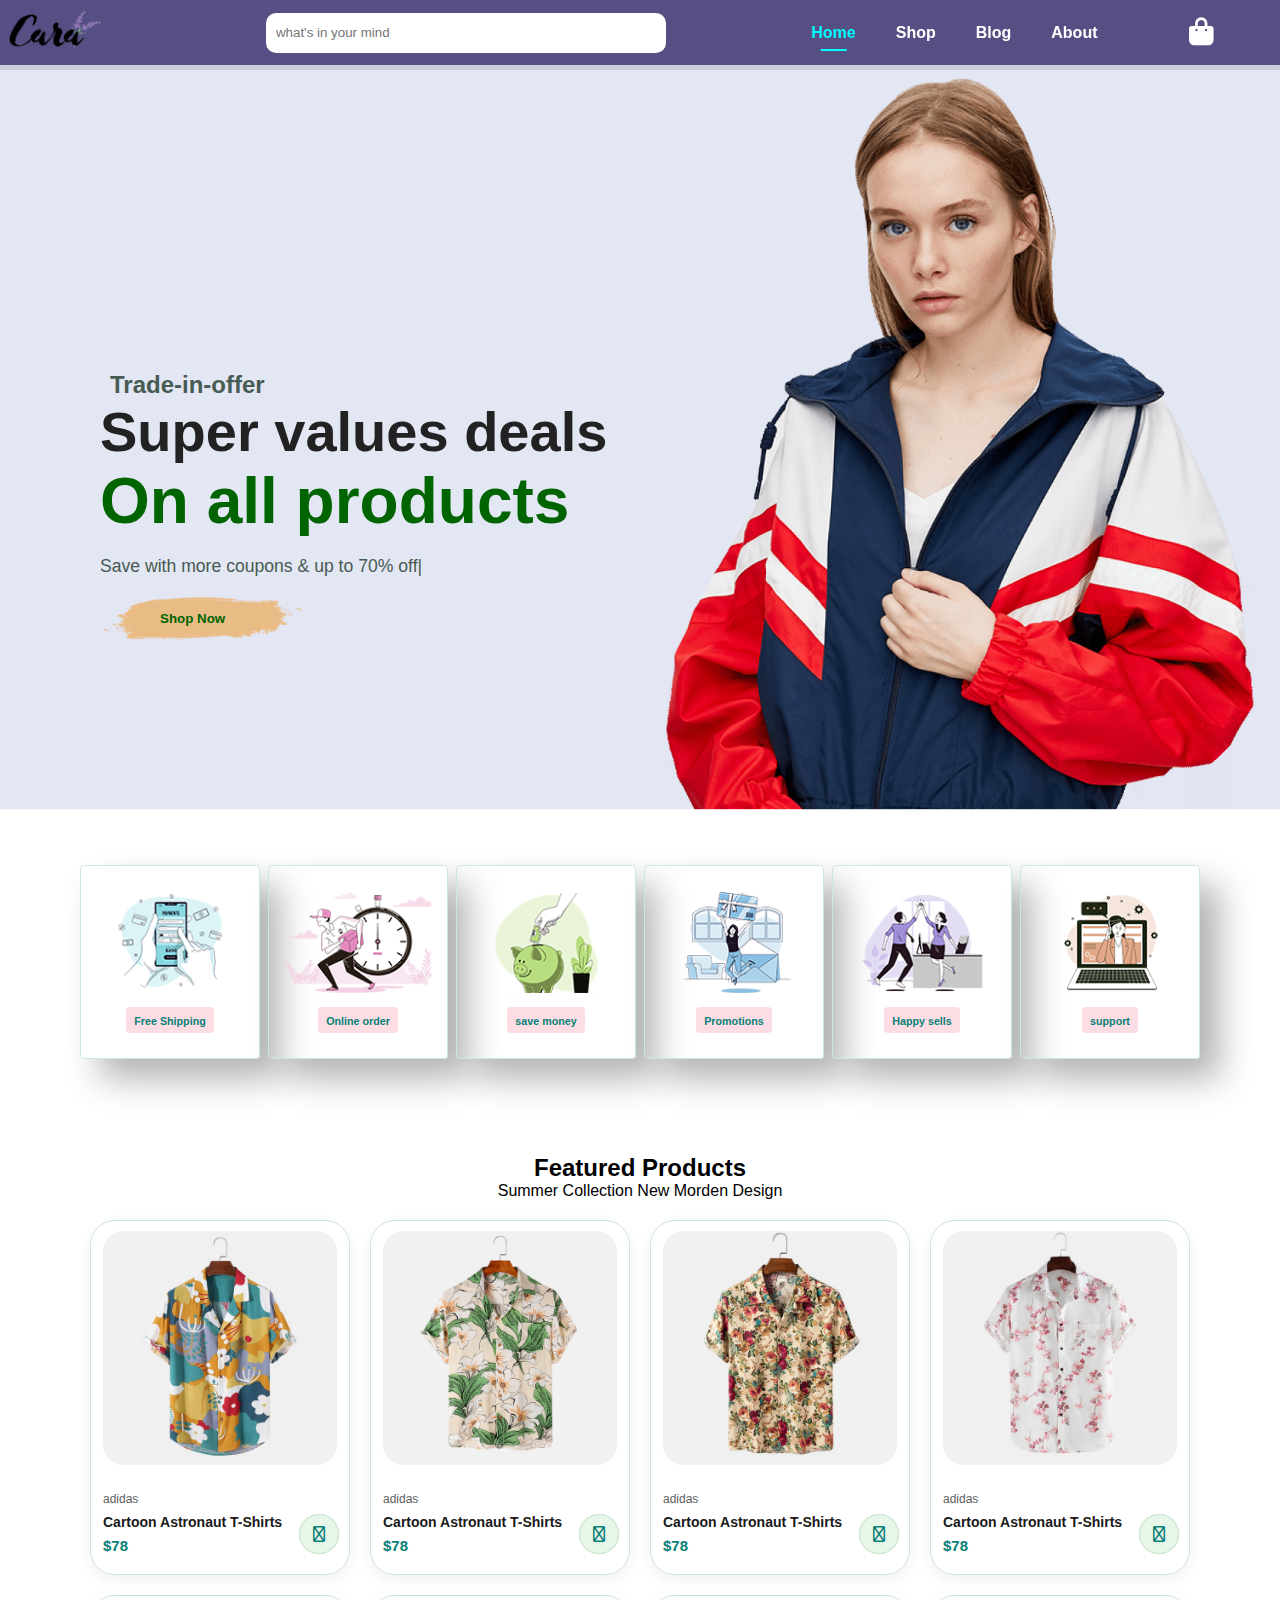
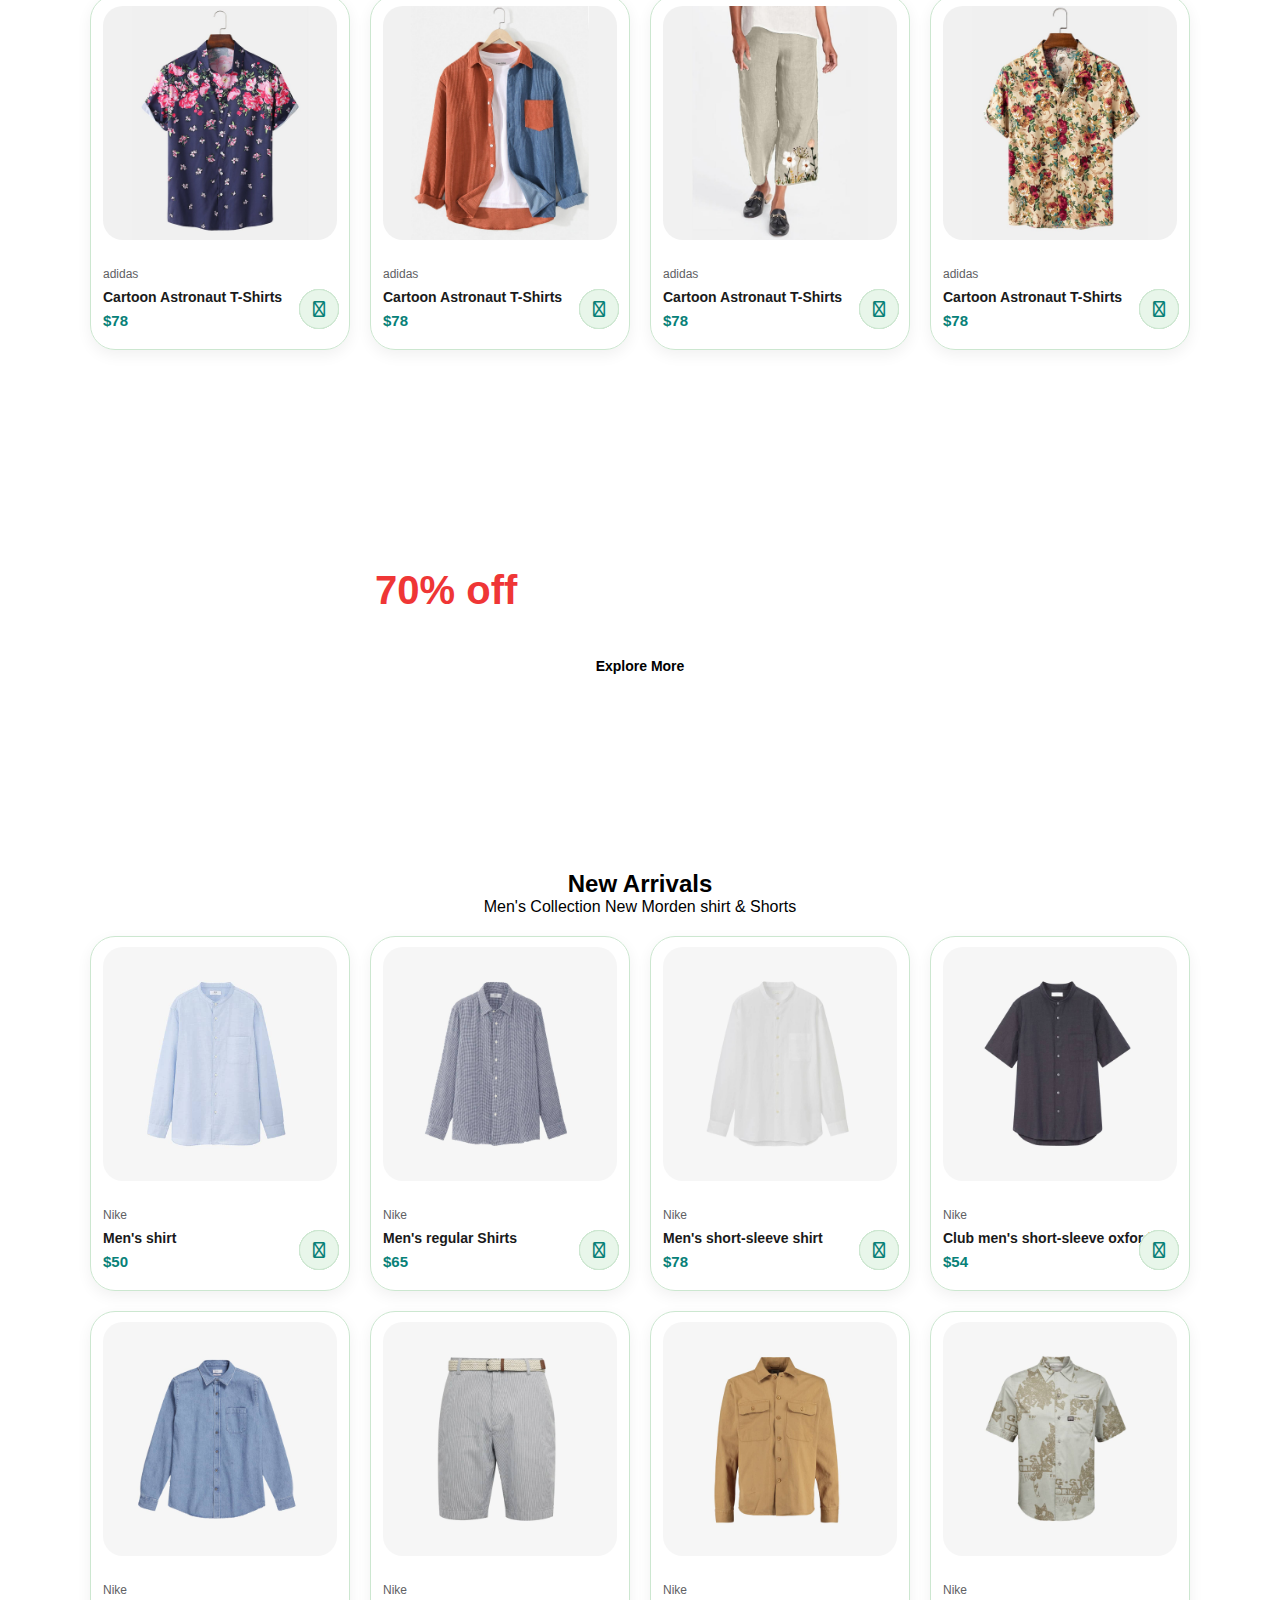
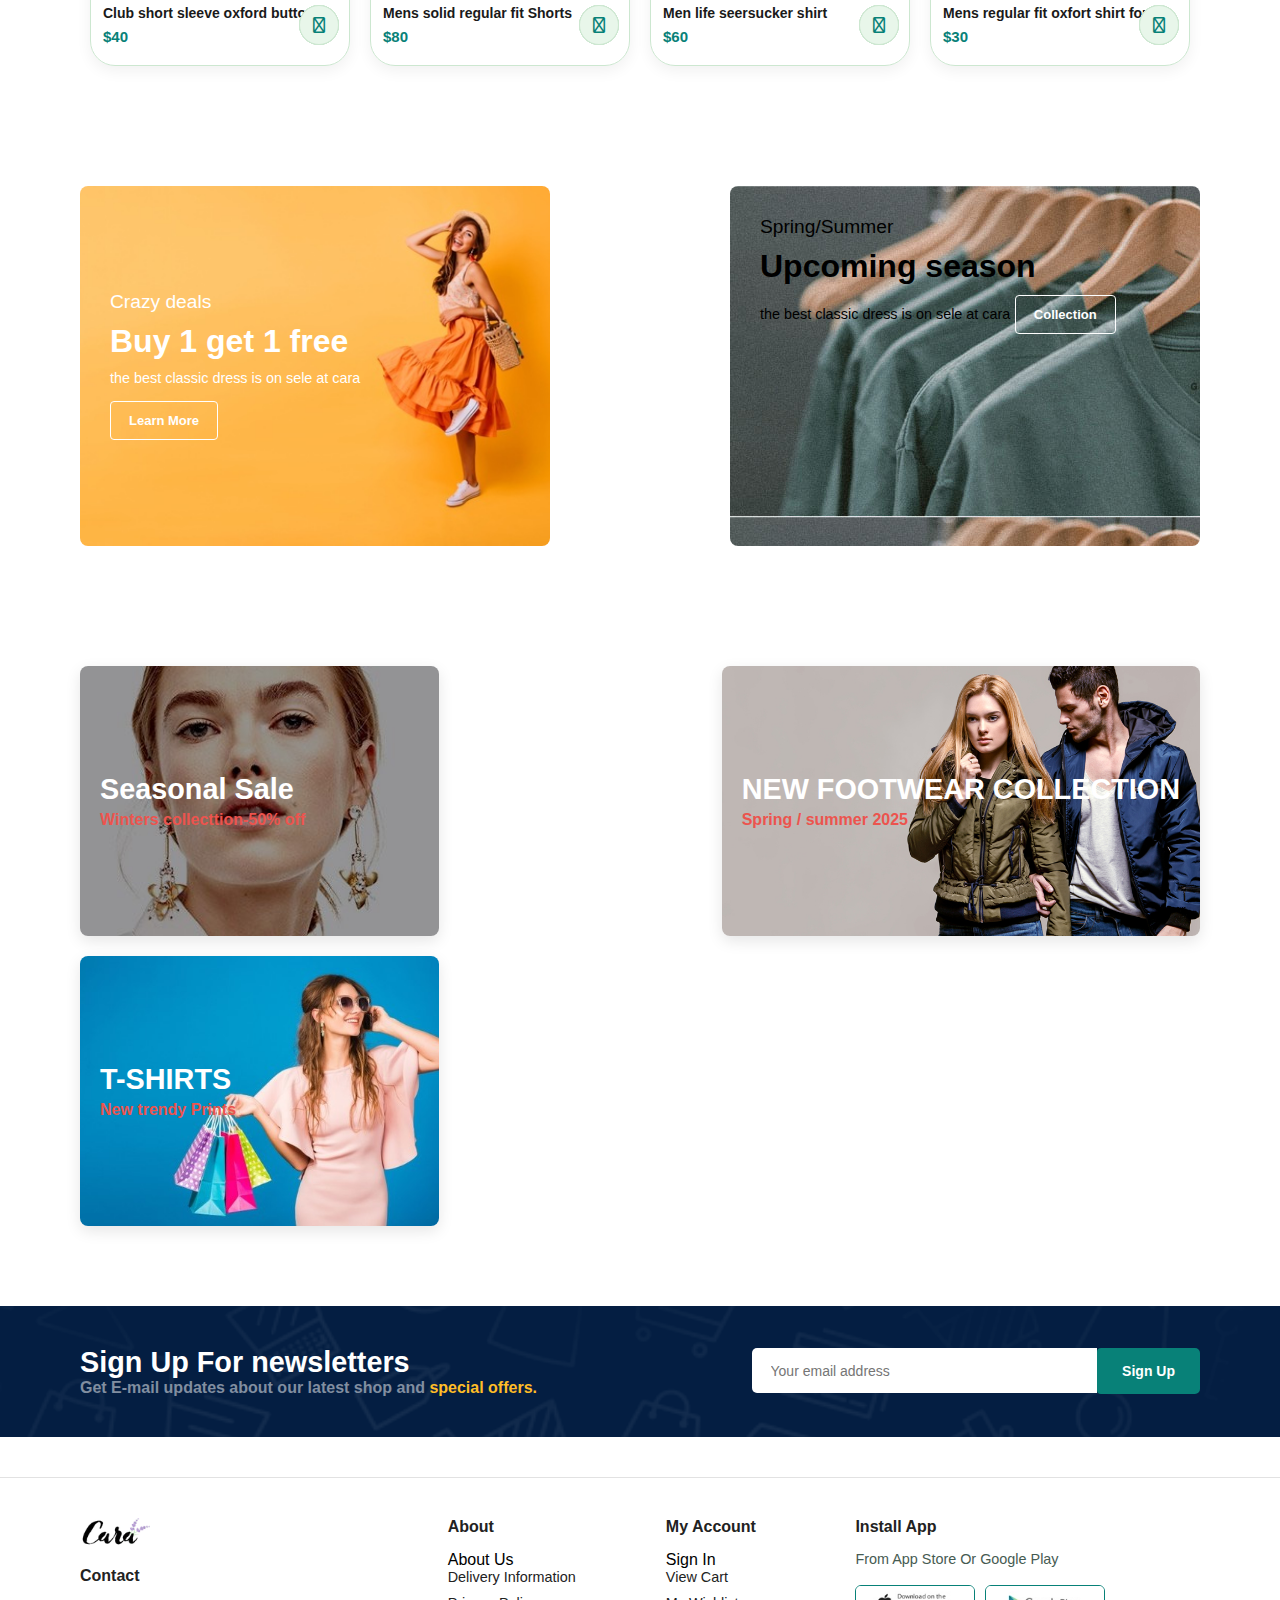
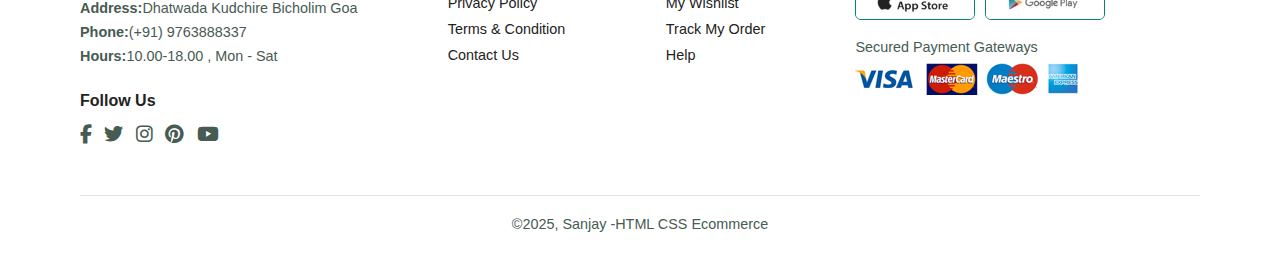
<file: index.html>
<!DOCTYPE html>
<html lang="en">
<head>
    <meta charset="UTF-8">
    <meta name="viewport" content="width=device-width, initial-scale=1.0">
    <title>Cara.com</title>
    <link rel="stylesheet" href="https://fonts.googleapis.com/css?family=Roboto&display=swap">
    <link rel="stylesheet" href="style.css">
    <link rel="stylesheet" href="https://cdnjs.cloudflare.com/ajax/libs/font-awesome/6.7.2/css/all.min.css" integrity="sha512-Evv84Mr4kqVGRNSgIGL/F/aIDqQb7xQ2vcrdIwxfjThSH8CSR7PBEakCr51Ck+w+/U6swU2Im1vVX0SVk9ABhg==" crossorigin="anonymous" referrerpolicy="no-referrer" />
</head>
<body>
    <header class="navbar">
    <a href="index.html"><img src="logo.png" alt="Logo" class="logo"></a>
    
    <div id="search">
        <input class="searchbar" type="search" name="search" placeholder="what's in your mind">
    </div>
    
    <nav id="navbar-links">
        <a id="close-menu" href="#"><i class="fa-solid fa-times"></i></a> 
        <a class="active" href="index.html">Home</a>
        <a href="shop.html">Shop</a>
        <a href="Blog.html">Blog</a>
        <a href="about.html">About</a>
    </nav>
    <div class="mobile-menu-container">
        <a href="cart.html" class="cart-icon"><i class="fa-solid fa-bag-shopping"></i></a>
        <a href="#" class="bars-icon"><i class="fa-solid fa-bars"></i></a>
    </div>
    
</header>
    

    <section id="hero" class=".section-m1">

        <h4>Trade-in-offer</h4>
        <h2>Super values deals</h2>
        <h1>On all products</h1>
        <br>
        <p id="Save with more coupons & up to 70% off|">Save with more coupons & up to 70% off|</p>
        <button>Shop Now</button>
    </section>

    <section id="feature" class="section-p2">
        <div class="fe-box">
            <img src="f1.png" alt="">
            <h6>Free Shipping</h6>
        </div>

        <div class="fe-box">
            <img src="f2.png" alt="">
            <h6>Online order</h6>
        </div>
        <div class="fe-box">
            <img src="f3.png" alt="">
            <h6>save money</h6>
        </div>
        <div class="fe-box">
            <img src="f4.png" alt="">
            <h6>Promotions</h6>
        </div>
        <div class="fe-box">
            <img src="f5.png" alt="">
            <h6>Happy sells</h6>
        </div>
        <div class="fe-box">
            <img src="f6.png" alt="">
            <h6>support</h6>
        </div>
        
    </section>

    <section id="product1"class="section-p2" >
        <h2>Featured Products</h2>
        <p>Summer Collection New Morden Design</p>
        <div class="pro-container">
            <div class="pro">
                <img src="f1.jpg" alt="">
                <div class="des">
                    <span>adidas</span>
                    <h5>Cartoon Astronaut T-Shirts</h5>
                    <div class="star">  
                        <i class="fas fa-star"></i>
                        <i class="fas fa-star"></i>
                        <i class="fas fa-star"></i>
                        <i class="fas fa-star"></i>
                        <i class="fas fa-star"></i>
                    </div>
                    <h4>$78</h4>
                </div>
                <a href="# "><i class="fa-solid fa-cart-shopping" class="cart"></i></a>
            </div>
            <div class="pro">
                <img src="f2.jpg" alt="">
                <div class="des">
                    <span>adidas</span>
                    <h5>Cartoon Astronaut T-Shirts</h5>
                    <div class="star">
                        <i class="fas fa-star"></i>
                        <i class="fas fa-star"></i>
                        <i class="fas fa-star"></i>
                        <i class="fas fa-star"></i>
                        <i class="fas fa-star"></i>
                    </div>
                    <h4>$78</h4>
                </div>
                <a href="#"><i class="fa-solid fa-cart-shopping"></i></a>
            </div>
            <div class="pro">
                <img src="f3.jpg" alt="">
                <div class="des">
                    <span>adidas</span>
                    <h5>Cartoon Astronaut T-Shirts</h5>
                    <div class="star">
                        <i class="fas fa-star"></i>
                        <i class="fas fa-star"></i>
                        <i class="fas fa-star"></i>
                        <i class="fas fa-star"></i>
                        <i class="fas fa-star"></i>
                    </div>
                    <h4>$78</h4>
                </div>
                <a href="#"><i class="fa-solid fa-cart-shopping"></i></a>
            </div>
            <div class="pro">
                <img src="f4.jpg" alt="">
                <div class="des">
                    <span>adidas</span>
                    <h5>Cartoon Astronaut T-Shirts</h5>
                    <div class="star">
                        <i class="fas fa-star"></i>
                        <i class="fas fa-star"></i>
                        <i class="fas fa-star"></i>
                        <i class="fas fa-star"></i>
                        <i class="fas fa-star"></i>
                    </div>
                    <h4>$78</h4>
                </div>
                <a href="#"><i class="fa-solid fa-cart-shopping"></i></a>
            </div>
            <div class="pro">
                <img src="f5.jpg" alt="">
                <div class="des">
                    <span>adidas</span>
                    <h5>Cartoon Astronaut T-Shirts</h5>
                    <div class="star">
                        <i class="fas fa-star"></i>
                        <i class="fas fa-star"></i>
                        <i class="fas fa-star"></i>
                        <i class="fas fa-star"></i>
                        <i class="fas fa-star"></i>
                    </div>
                    <h4>$78</h4>
                </div>
                <a href="#"><i class="fa-solid fa-cart-shopping"></i></a>
            </div>
            <div class="pro">
                <img src="f6.jpg" alt="">
                <div class="des">
                    <span>adidas</span>
                    <h5>Cartoon Astronaut T-Shirts</h5>
                    <div class="star">
                        <i class="fas fa-star"></i>
                        <i class="fas fa-star"></i>
                        <i class="fas fa-star"></i>
                        <i class="fas fa-star"></i>
                        <i class="fas fa-star"></i>
                    </div>
                    <h4>$78</h4>
                </div>
                <a href="#"><i class="fa-solid fa-cart-shopping"></i></a>
            </div>
            <div class="pro">
                <img src="f7.jpg" alt="">
                <div class="des">
                    <span>adidas</span>
                    <h5>Cartoon Astronaut T-Shirts</h5>
                    <div class="star">
                        <i class="fas fa-star"></i>
                        <i class="fas fa-star"></i>
                        <i class="fas fa-star"></i>
                        <i class="fas fa-star"></i>
                        <i class="fas fa-star"></i>
                    </div>
                    <h4>$78</h4>
                </div>
                <a href="#"><i class="fa-solid fa-cart-shopping"></i></a>
            </div>
            <div class="pro">
                <img src="f3.jpg" alt="">
                <div class="des">
                    <span>adidas</span>
                    <h5>Cartoon Astronaut T-Shirts</h5>
                    <div class="star">
                        <i class="fas fa-star"></i>
                        <i class="fas fa-star"></i>
                        <i class="fas fa-star"></i>
                        <i class="fas fa-star"></i>
                        <i class="fas fa-star"></i>
                    </div>
                    <h4>$78</h4>
                </div>
                <a href="#"><i class="fa-solid fa-cart-shopping"></i></a>
            </div>
        </div>
       
        
    </section>

    <section id="banner" class="section-m1">
        <h4>Repair Services</h4>
        <h2>Up to <span>70% off</span>-All t-Shirts & Accessories</h2>
        <button class="normal">Explore More</button>
    </section>

    
    <section id="product1"class="section-p2" >
        <h2>New Arrivals</h2>
        <p>Men's Collection New Morden shirt & Shorts</p>
        <div class="pro-container">
            <div class="pro">
                <img src="n1.jpg" alt="">
                <div class="des">
                    <span>Nike</span>
                    <h5>Men's shirt</h5>
                    <div class="star">
                        <i class="fas fa-star"></i>
                        <i class="fas fa-star"></i>
                        <i class="fas fa-star"></i>
                        <i class="fas fa-star"></i>
                        <i class="fas fa-star"></i>
                    </div>
                    <h4>$50</h4>
                </div>
                <a href="#"><i class="fa-solid fa-cart-shopping"></i></a>
            </div>
            <div class="pro">
                <img src="n2.jpg" alt="">
                <div class="des">
                    <span>Nike</span>
                    <h5>Men's regular Shirts</h5>
                    <div class="star">
                        <i class="fas fa-star"></i>
                        <i class="fas fa-star"></i>
                        <i class="fas fa-star"></i>
                        <i class="fas fa-star"></i>
                        <i class="fas fa-star"></i>
                    </div>
                    <h4>$65</h4>
                </div>
                <a href="#"><i class="fa-solid fa-cart-shopping"></i></a>
            </div>
            <div class="pro">
                <img src="n3.jpg" alt="">
                <div class="des">
                    <span>Nike</span>
                    <h5>Men's short-sleeve shirt</h5>
                    <div class="star">
                        <i class="fas fa-star"></i>
                        <i class="fas fa-star"></i>
                        <i class="fas fa-star"></i>
                        <i class="fas fa-star"></i>
                        <i class="fas fa-star"></i>
                    </div>
                    <h4>$78</h4>
                </div>
                <a href="#"><i class="fa-solid fa-cart-shopping"></i></a>
            </div>
            <div class="pro">
                <img src="n8.jpg" alt="">
                <div class="des">
                    <span>Nike</span>
                    <h5>Club men's short-sleeve oxford button-down shirt</h5>
                    <div class="star">
                        <i class="fas fa-star"></i>
                        <i class="fas fa-star"></i>
                        <i class="fas fa-star"></i>
                        <i class="fas fa-star"></i>
                        <i class="fas fa-star"></i>
                    </div>
                    <h4>$54</h4>
                </div>
                <a href="#"><i class="fa-solid fa-cart-shopping"></i></a>
            </div>
            <div class="pro">
                <img src="n5.jpg" alt="">
                <div class="des">
                    <span>Nike</span>
                    <h5>Club short sleeve oxford button-up shirt</h5>
                    <div class="star">
                        <i class="fas fa-star"></i>
                        <i class="fas fa-star"></i>
                        <i class="fas fa-star"></i>
                        <i class="fas fa-star"></i>
                        <i class="fas fa-star"></i>
                    </div>
                    <h4>$40</h4>
                </div>
                <a href="#"><i class="fa-solid fa-cart-shopping"></i></a>
            </div>
            <div class="pro">
                <img src="n6.jpg" alt="">
                <div class="des">
                    <span>Nike</span>
                    <h5>Mens solid regular fit Shorts </h5>
                    <div class="star">
                        <i class="fas fa-star"></i>
                        <i class="fas fa-star"></i>
                        <i class="fas fa-star"></i>
                        <i class="fas fa-star"></i>
                        <i class="fas fa-star"></i>
                    </div>
                    <h4>$80</h4>
                </div>
                <a href="#"><i class="fa-solid fa-cart-shopping"></i></a>
            </div>
            <div class="pro">
                <img src="n7.jpg" alt="">
                <div class="des">
                    <span>Nike</span>
                    <h5>Men life seersucker shirt</h5>
                    <div class="star">
                        <i class="fas fa-star"></i>
                        <i class="fas fa-star"></i>
                        <i class="fas fa-star"></i>
                        <i class="fas fa-star"></i>
                        <i class="fas fa-star"></i>
                    </div>
                    <h4>$60</h4>
                </div>
                <a href="#"><i class="fa-solid fa-cart-shopping"></i></a>
            </div>
            <div class="pro">
                <img src="n4.jpg" alt="">
                <div class="des">
                    <span>Nike</span>
                    <h5>Mens regular fit oxfort shirt for men</h5>
                    <div class="star">
                        <i class="fas fa-star"></i>
                        <i class="fas fa-star"></i>
                        <i class="fas fa-star"></i>
                        <i class="fas fa-star"></i>
                        <i class="fas fa-star"></i>
                    </div>
                    <h4>$30</h4>
                </div>
                <a href="#"><i class="fa-solid fa-cart-shopping"></i></a>
            </div>
        </div>
       
        
    </section>

    <section id="sm-banner" class="section-m1">
        <div class="banner-box">
            <h4>Crazy deals</h4>
            <h2>Buy 1 get 1 free</h2>
            <span>the best classic dress is on sele at cara</span>
            <button class="white">Learn More</button>
        </div>
        <div class="banner-box2 banner-box2">
            <h4>Spring/Summer</h4>
            <h2>Upcoming season</h2>
            <span>the best classic dress is on sele at cara</span>
            <button class="white">Collection</button>
        </div>
    </section>

    <section id="pro-banner3" class="section-p2">
        <div class="sm-banner1">
            <h1>Seasonal Sale</h1>
            <h3>Winters collecttion-50% off</h3>
        </div>
        <div class="sm-banner1 banner-box12 ">
            <h1>NEW FOOTWEAR COLLECTION</h1>
            <h3>Spring / summer 2025</h3>
        </div>
        <div class="sm-banner1 banner-box13">
            <h1>T-SHIRTS</h1>
            <h3>New trendy Prints</h3>
        </div>
    
        
        
    </section>    

    <section id="newsletter" class="section-p1"class="section-m1">
        <div class="newstext">
            <h4>Sign Up For newsletters</h4>
            <p>Get E-mail updates about our latest shop and <span>special offers.</span></p>
        </div>
        <div class="form">
            <input type="text"placeholder="Your email address">
            <button class="normal" type="submit">Sign Up</button>
        </div>
    </section>
    <footer class="section-p1">
    <div class="col">
        <img class="logos" src="logo.png" alt="">
        <h4>Contact</h4>
        <p><strong>Address:</strong>Dhatwada Kudchire Bicholim Goa</p>
        <p><strong>Phone:</strong>(+91) 9763888337</p>
        <p><strong>Hours:</strong>10.00-18.00 , Mon - Sat</p>
        <div class="follow">
            <h4>Follow Us</h4>
            <div class="icon">
                <i class="fa-brands fa-facebook-f"></i>
                <i class="fa-brands fa-twitter"></i>
                <i class="fa-brands fa-instagram"></i>
                <i class="fa-brands fa-pinterest"></i>
                <i class="fa-brands fa-youtube"></i>
            </div>
        </div>
    </div>
    <div class="col">
      <h4>About</h4
      <a href="#">About Us</a>
      <a href="#">Delivery Information</a>
      <a href="#">Privacy Policy</a>
      <a href="#">Terms & Condition</a>
      <a href="#">Contact Us</a>
    </div>

    <div class="col">
        <h4>My Account</h4
        <a href="#">Sign In</a>
        <a href="#">View Cart</a>
        <a href="#">My Wishlist</a>
        <a href="#">Track My Order</a>
        <a href="#">Help</a>
      </div>
      <div class="col">
        <h4>Install App</h4>
        <p>From App Store Or Google Play</p>
        <div class="row">
            <img src="app.jpg" alt="">
            <img src="play.jpg" alt="">
        </div>
        <p>Secured Payment Gateways</p>
        <img src="pay.png" alt="">
      </div>
      <div class="copyright">
        <p>©2025, Sanjay -HTML CSS Ecommerce </p>
      </div>
  
    
</footer>
<script>
    // 1. Select the necessary elements
    const bar = document.querySelector('.bars-icon');       // The hamburger icon
    const nav = document.getElementById('navbar-links');    // The mobile navigation menu
    const close = document.getElementById('close-menu');    // The close (X) icon inside the menu
    const body = document.body;                             // The body element to control scrolling

    // 2. Event Listener for opening the navigation menu
    if (bar) { // Ensure the bar icon exists before adding listener
        bar.addEventListener('click', (event) => {
            event.stopPropagation(); // Prevent this click from immediately propagating to the document listener
            nav.classList.add('active'); // Add the 'active' class to slide in the menu
            body.classList.add('no-scroll'); // Add 'no-scroll' to body to prevent background scrolling
        });
    }

    // 3. Event Listener for closing the navigation menu (from inside the menu)
    if (close) { // Ensure the close icon exists before adding listener
        close.addEventListener('click', (event) => {
            event.stopPropagation(); // Prevent this click from immediately propagating to the document listener
            nav.classList.remove('active'); // Remove the 'active' class to slide out the menu
            body.classList.remove('no-scroll'); // Remove 'no-scroll' from body to enable background scrolling
        });
    }

    // 4. NEW: Event Listener for closing the navigation menu when clicking outside
    document.addEventListener('click', (event) => {
        // Check if the nav menu is active (open)
        if (nav.classList.contains('active')) {
            // Check if the click target is NOT the navigation menu itself,
            // and NOT a child of the navigation menu,
            // and NOT the bar icon (to avoid closing it immediately after opening).
            if (!nav.contains(event.target) && event.target !== bar) {
                nav.classList.remove('active'); // Close the menu
                body.classList.remove('no-scroll'); // Re-enable scrolling
            }
        }
    });
</script>

</body>
</html>
</file>
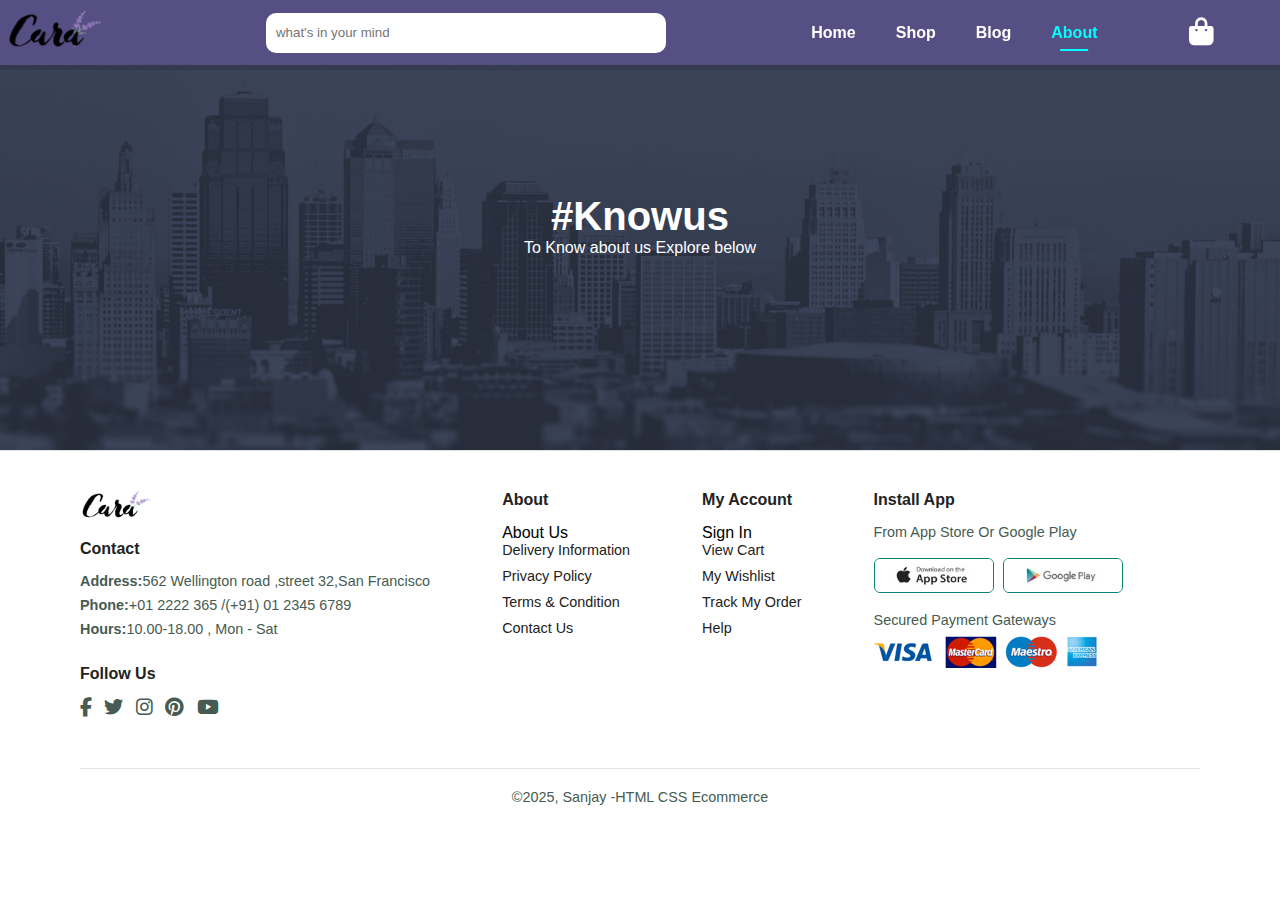
<file: about.html>
<!DOCTYPE html>
<html lang="en">
<head>
    <meta charset="UTF-8">
    <meta name="viewport" content="width=device-width, initial-scale=1.0">
    <title>Document</title>
    <link rel="stylesheet" href="https://fonts.googleapis.com/css?family=Roboto&display=swap">
    <link rel="stylesheet" href="style.css">
    <link rel="stylesheet" href="https://cdnjs.cloudflare.com/ajax/libs/font-awesome/6.7.2/css/all.min.css" integrity="sha512-Evv84Mr4kqVGRNSgIGL/F/aIDqQb7xQ2vcrdIwxfjThSH8CSR7PBEakCr51Ck+w+/U6swU2Im1vVX0SVk9ABhg==" crossorigin="anonymous" referrerpolicy="no-referrer" />
</head>
<body>
    
    <header class="navbar">
    <a href="index.html"><img src="logo.png" alt="Logo" class="logo"></a>
    
    <div id="search">
        <input class="searchbar" type="search" name="search" placeholder="what's in your mind">
    </div>
    
    <nav id="navbar-links">
        <a id="close-menu" href="#"><i class="fa-solid fa-times"></i></a> 
        <a href="index.html">Home</a>
        <a href="shop.html">Shop</a>
        <a href="Blog.html">Blog</a>
        <a class="active"  href="about.html">About</a>
    </nav>
    <div class="mobile-menu-container">
        <a href="#" class="cart-icon"><i class="fa-solid fa-bag-shopping"></i></a>
        <a href="#" class="bars-icon"><i class="fa-solid fa-bars"></i></a>
    </div>
    
</header>
<section  id="about-header">

        
        <h2>#Knowus</h2>
    
        <p>To Know about us Explore below</p>
    
    </section>

    

 <footer class="section-p1">
    <div class="col">
        <img class="logos" src="logo.png" alt="">
        <h4>Contact</h4>
        <p><strong>Address:</strong>562 Wellington road ,street 32,San Francisco</p>
        <p><strong>Phone:</strong>+01 2222 365 /(+91) 01 2345 6789</p>
        <p><strong>Hours:</strong>10.00-18.00 , Mon - Sat</p>
        <div class="follow">
            <h4>Follow Us</h4>
            <div class="icon">
                <i class="fa-brands fa-facebook-f"></i>
                <i class="fa-brands fa-twitter"></i>
                <i class="fa-brands fa-instagram"></i>
                <i class="fa-brands fa-pinterest"></i>
                <i class="fa-brands fa-youtube"></i>
            </div>
        </div>
    </div>
    <div class="col">
      <h4>About</h4
      <a href="#">About Us</a>
      <a href="#">Delivery Information</a>
      <a href="#">Privacy Policy</a>
      <a href="#">Terms & Condition</a>
      <a href="#">Contact Us</a>
    </div>

    <div class="col">
        <h4>My Account</h4
        <a href="#">Sign In</a>
        <a href="#">View Cart</a>
        <a href="#">My Wishlist</a>
        <a href="#">Track My Order</a>
        <a href="#">Help</a>
      </div>
      <div class="col">
        <h4>Install App</h4>
        <p>From App Store Or Google Play</p>
        <div class="row">
            <img src="app.jpg" alt="">
            <img src="play.jpg" alt="">
        </div>
        <p>Secured Payment Gateways</p>
        <img src="pay.png" alt="">
      </div>
      <div class="copyright">
        <p>©2025, Sanjay -HTML CSS Ecommerce </p>
      </div>
  
    
</footer>
<script>
    // 1. Select the necessary elements
    const bar = document.querySelector('.bars-icon');       // The hamburger icon
    const nav = document.getElementById('navbar-links');    // The mobile navigation menu
    const close = document.getElementById('close-menu');    // The close (X) icon inside the menu
    const body = document.body;                             // The body element to control scrolling

    // 2. Event Listener for opening the navigation menu
    if (bar) { // Ensure the bar icon exists before adding listener
        bar.addEventListener('click', (event) => {
            event.stopPropagation(); // Prevent this click from immediately propagating to the document listener
            nav.classList.add('active'); // Add the 'active' class to slide in the menu
            body.classList.add('no-scroll'); // Add 'no-scroll' to body to prevent background scrolling
        });
    }

    // 3. Event Listener for closing the navigation menu (from inside the menu)
    if (close) { // Ensure the close icon exists before adding listener
        close.addEventListener('click', (event) => {
            event.stopPropagation(); // Prevent this click from immediately propagating to the document listener
            nav.classList.remove('active'); // Remove the 'active' class to slide out the menu
            body.classList.remove('no-scroll'); // Remove 'no-scroll' from body to enable background scrolling
        });
    }

    // 4. NEW: Event Listener for closing the navigation menu when clicking outside
    document.addEventListener('click', (event) => {
        // Check if the nav menu is active (open)
        if (nav.classList.contains('active')) {
            // Check if the click target is NOT the navigation menu itself,
            // and NOT a child of the navigation menu,
            // and NOT the bar icon (to avoid closing it immediately after opening).
            if (!nav.contains(event.target) && event.target !== bar) {
                nav.classList.remove('active'); // Close the menu
                body.classList.remove('no-scroll'); // Re-enable scrolling
            }
        }
    });
</script>
    
</body>
</html>
</file>
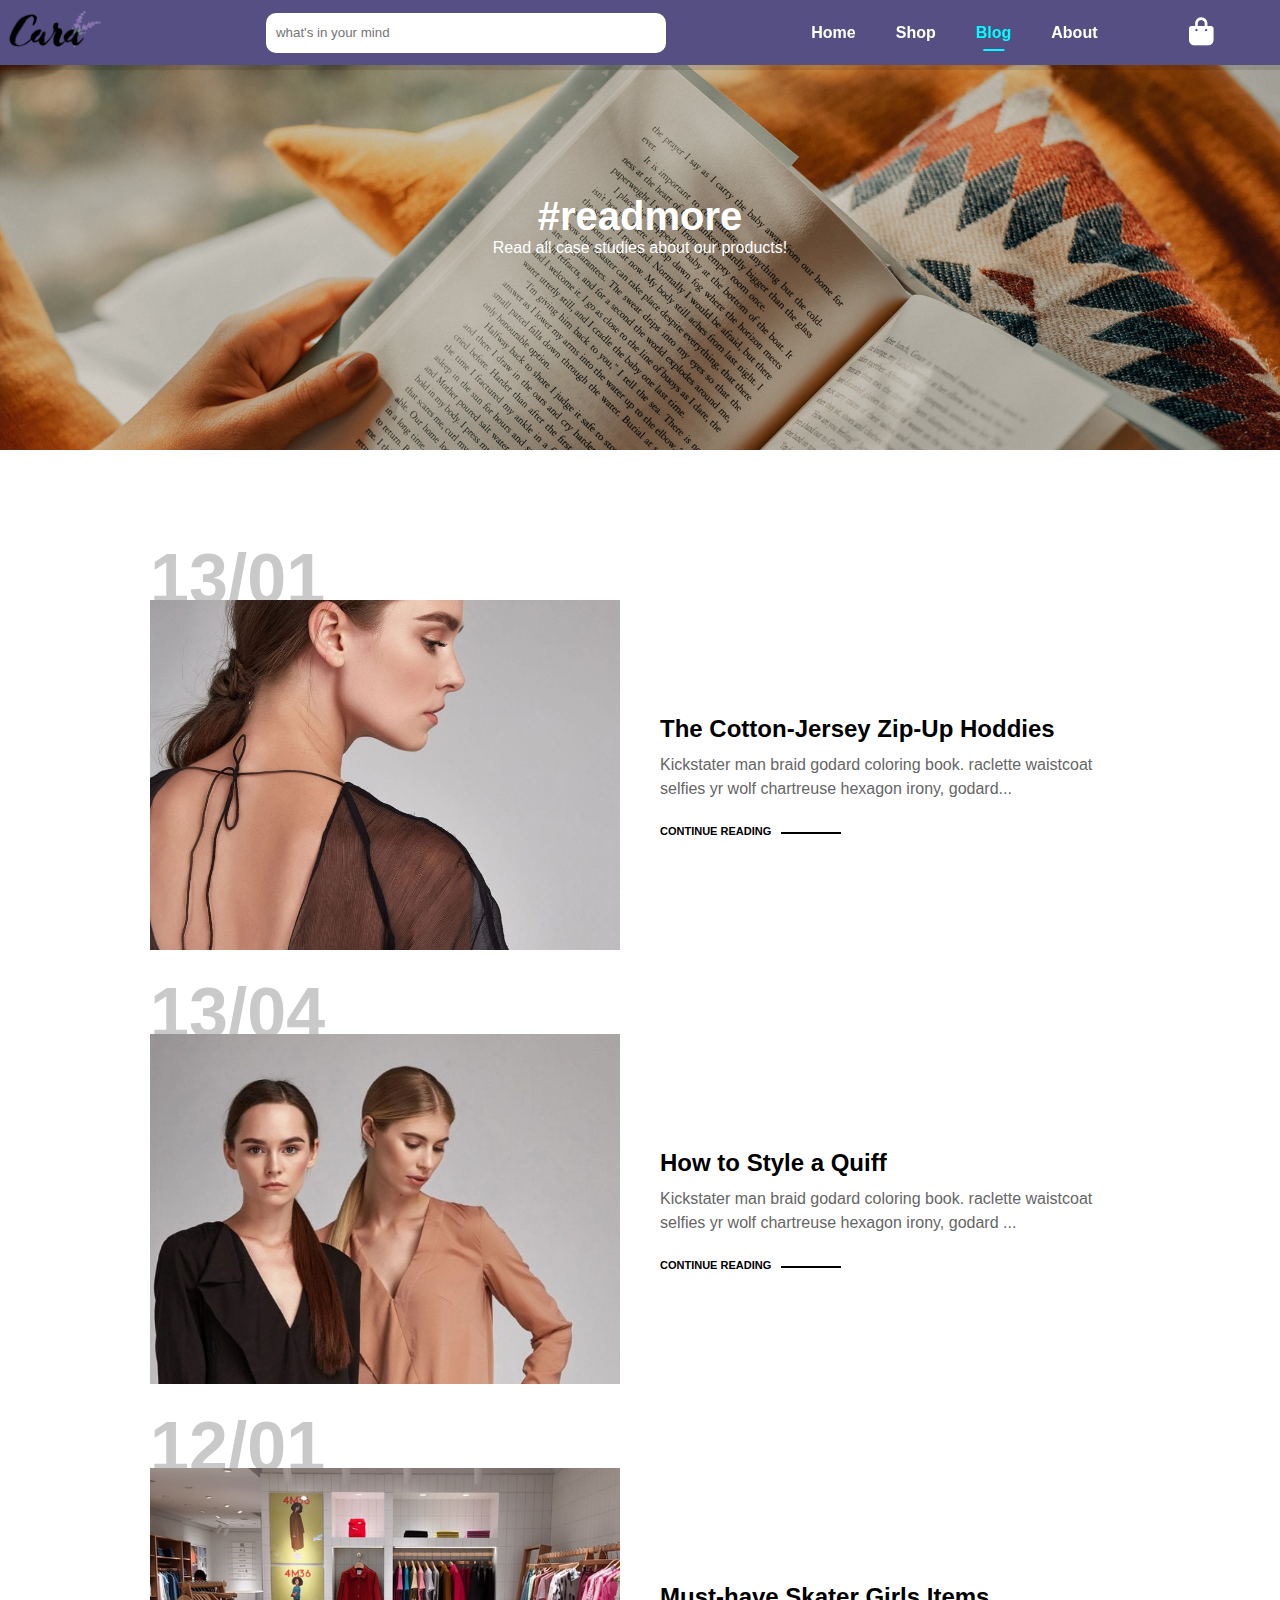
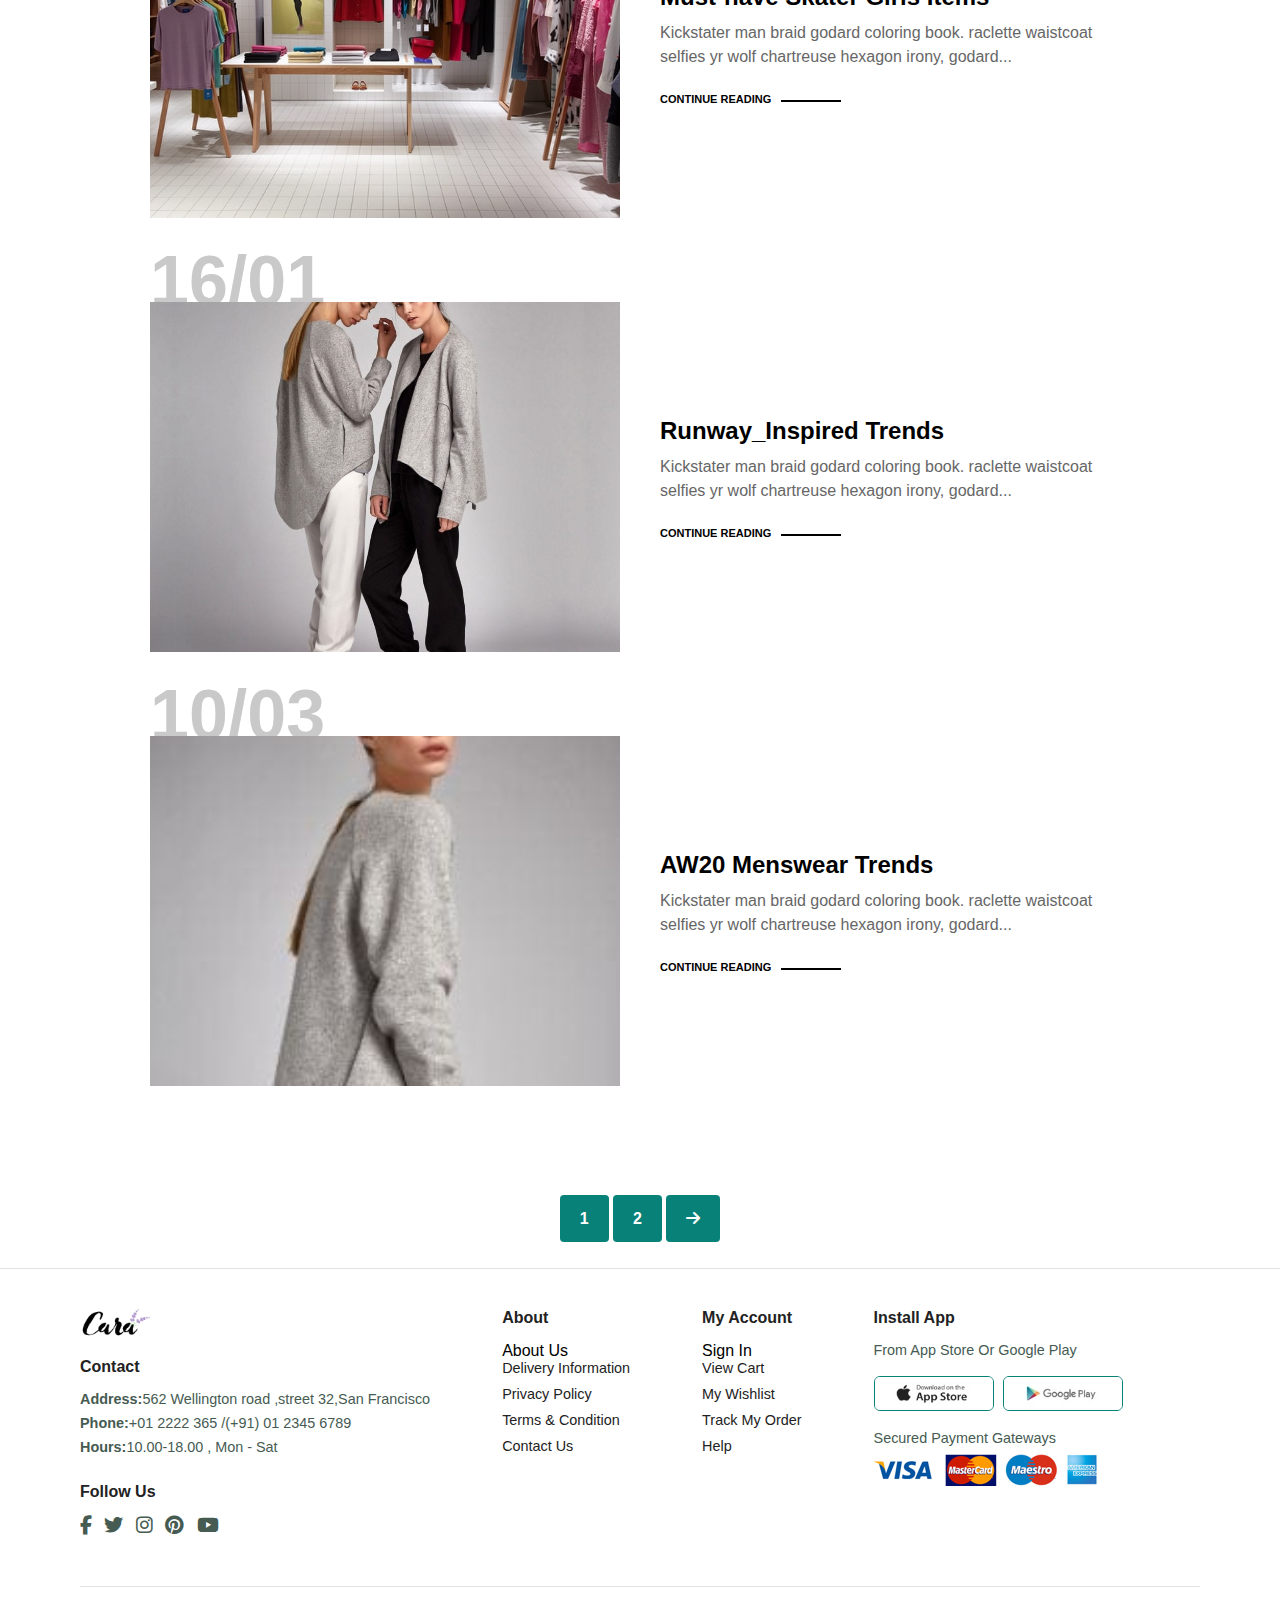
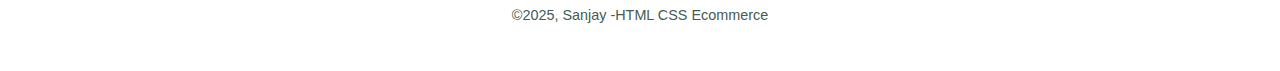
<file: Blog.html>
<!DOCTYPE html>
<html lang="en">
<head>
    <meta charset="UTF-8">
    <meta name="viewport" content="width=device-width, initial-scale=1.0">
    <title>Document</title>
    <link rel="stylesheet" href="https://fonts.googleapis.com/css?family=Roboto&display=swap">
    <link rel="stylesheet" href="style.css">
    <link rel="stylesheet" href="https://cdnjs.cloudflare.com/ajax/libs/font-awesome/6.7.2/css/all.min.css" integrity="sha512-Evv84Mr4kqVGRNSgIGL/F/aIDqQb7xQ2vcrdIwxfjThSH8CSR7PBEakCr51Ck+w+/U6swU2Im1vVX0SVk9ABhg==" crossorigin="anonymous" referrerpolicy="no-referrer" />
</head>
<body>
    
    <header class="navbar">
    <a href="index.html"><img src="logo.png" alt="Logo" class="logo"></a>
    
    <div id="search">
        <input class="searchbar" type="search" name="search" placeholder="what's in your mind">
    </div>
    
    <nav id="navbar-links">
        <a id="close-menu" href="#"><i class="fa-solid fa-times"></i></a> 
        <a href="index.html">Home</a>
        <a href="shop.html">Shop</a>
        <a class="active"   href="Blog.html">Blog</a>
        <a href="about.html">About</a>
    </nav>
    <div class="mobile-menu-container">
        <a href="#" class="cart-icon"><i class="fa-solid fa-bag-shopping"></i></a>
        <a href="#" class="bars-icon"><i class="fa-solid fa-bars"></i></a>
    </div>
    
</header>
<section  id="blog-header">

        
        <h2>#readmore</h2>
    
        <p>Read all case studies about our products!</p>
    
    </section>

    <section  id="blog">
        <div class="blog-box">
            <div class="blog-img">
                <img src="b1.jpg" alt="">
            </div>
            <div class="blog-details">
                <h4>The Cotton-Jersey Zip-Up Hoddies</h4>
                <p>Kickstater man braid godard coloring book. raclette waistcoat selfies yr wolf chartreuse hexagon irony, godard...</p>
                <a href="#">CONTINUE READING</a>
            </div>
            <h1>13/01</h1>
        </div>
        
        <div class="blog-box">
            <div class="blog-img">
                <img src="b2.jpg" alt="">
            </div>
            <div class="blog-details">
                <h4>How to Style a Quiff</h4>
                <p>Kickstater man braid godard coloring book. raclette waistcoat selfies yr wolf chartreuse hexagon irony, godard ...</p>
                <a href="#">CONTINUE READING</a>
            </div>
            <h1>13/04</h1>
        </div>

        <div class="blog-box">
            <div class="blog-img">
                <img src="b3.jpg" alt="">
            </div>
            <div class="blog-details">
                <h4>Must-have Skater Girls Items</h4>
                <p>Kickstater man braid godard coloring book. raclette waistcoat selfies yr wolf chartreuse hexagon irony, godard...</p>
                <a href="#">CONTINUE READING</a>
            </div>
            <h1>12/01</h1>
        </div>

        <div class="blog-box">
            <div class="blog-img">
                <img src="b4.jpg" alt="">
            </div>
            <div class="blog-details">
                <h4>Runway_Inspired Trends</h4>
                <p>Kickstater man braid godard coloring book. raclette waistcoat selfies yr wolf chartreuse hexagon irony, godard...</p>
                <a href="#">CONTINUE READING</a>
            </div>
            <h1>16/01</h1>
        </div>

        <div class="blog-box">
            <div class="blog-img">
                <img src="b5.jpg" alt="">
            </div>
            <div class="blog-details">
                <h4>AW20 Menswear Trends</h4>
                <p>Kickstater man braid godard coloring book. raclette waistcoat selfies yr wolf chartreuse hexagon irony, godard...</p>
                <a href="#">CONTINUE READING</a>
            </div>
            <h1>10/03</h1>
        </div>

    </section>

     <section    id="pagination" class="section-p1">
        <a href="#">1</a>
        <a href="#">2</a>
        <a href="#"><i class="fa-solid fa-arrow-right"></i></a>
    </section>

 <footer class="section-p1">
    <div class="col">
        <img class="logos" src="logo.png" alt="">
        <h4>Contact</h4>
        <p><strong>Address:</strong>562 Wellington road ,street 32,San Francisco</p>
        <p><strong>Phone:</strong>+01 2222 365 /(+91) 01 2345 6789</p>
        <p><strong>Hours:</strong>10.00-18.00 , Mon - Sat</p>
        <div class="follow">
            <h4>Follow Us</h4>
            <div class="icon">
                <i class="fa-brands fa-facebook-f"></i>
                <i class="fa-brands fa-twitter"></i>
                <i class="fa-brands fa-instagram"></i>
                <i class="fa-brands fa-pinterest"></i>
                <i class="fa-brands fa-youtube"></i>
            </div>
        </div>
    </div>
    <div class="col">
      <h4>About</h4
      <a href="#">About Us</a>
      <a href="#">Delivery Information</a>
      <a href="#">Privacy Policy</a>
      <a href="#">Terms & Condition</a>
      <a href="#">Contact Us</a>
    </div>

    <div class="col">
        <h4>My Account</h4
        <a href="#">Sign In</a>
        <a href="#">View Cart</a>
        <a href="#">My Wishlist</a>
        <a href="#">Track My Order</a>
        <a href="#">Help</a>
      </div>
      <div class="col">
        <h4>Install App</h4>
        <p>From App Store Or Google Play</p>
        <div class="row">
            <img src="app.jpg" alt="">
            <img src="play.jpg" alt="">
        </div>
        <p>Secured Payment Gateways</p>
        <img src="pay.png" alt="">
      </div>
      <div class="copyright">
        <p>©2025, Sanjay -HTML CSS Ecommerce </p>
      </div>
  
    
</footer>
<script>
    // 1. Select the necessary elements
    const bar = document.querySelector('.bars-icon');       // The hamburger icon
    const nav = document.getElementById('navbar-links');    // The mobile navigation menu
    const close = document.getElementById('close-menu');    // The close (X) icon inside the menu
    const body = document.body;                             // The body element to control scrolling

    // 2. Event Listener for opening the navigation menu
    if (bar) { // Ensure the bar icon exists before adding listener
        bar.addEventListener('click', (event) => {
            event.stopPropagation(); // Prevent this click from immediately propagating to the document listener
            nav.classList.add('active'); // Add the 'active' class to slide in the menu
            body.classList.add('no-scroll'); // Add 'no-scroll' to body to prevent background scrolling
        });
    }

    // 3. Event Listener for closing the navigation menu (from inside the menu)
    if (close) { // Ensure the close icon exists before adding listener
        close.addEventListener('click', (event) => {
            event.stopPropagation(); // Prevent this click from immediately propagating to the document listener
            nav.classList.remove('active'); // Remove the 'active' class to slide out the menu
            body.classList.remove('no-scroll'); // Remove 'no-scroll' from body to enable background scrolling
        });
    }

    // 4. NEW: Event Listener for closing the navigation menu when clicking outside
    document.addEventListener('click', (event) => {
        // Check if the nav menu is active (open)
        if (nav.classList.contains('active')) {
            // Check if the click target is NOT the navigation menu itself,
            // and NOT a child of the navigation menu,
            // and NOT the bar icon (to avoid closing it immediately after opening).
            if (!nav.contains(event.target) && event.target !== bar) {
                nav.classList.remove('active'); // Close the menu
                body.classList.remove('no-scroll'); // Re-enable scrolling
            }
        }
    });
</script>
    
</body>
</html>
</file>
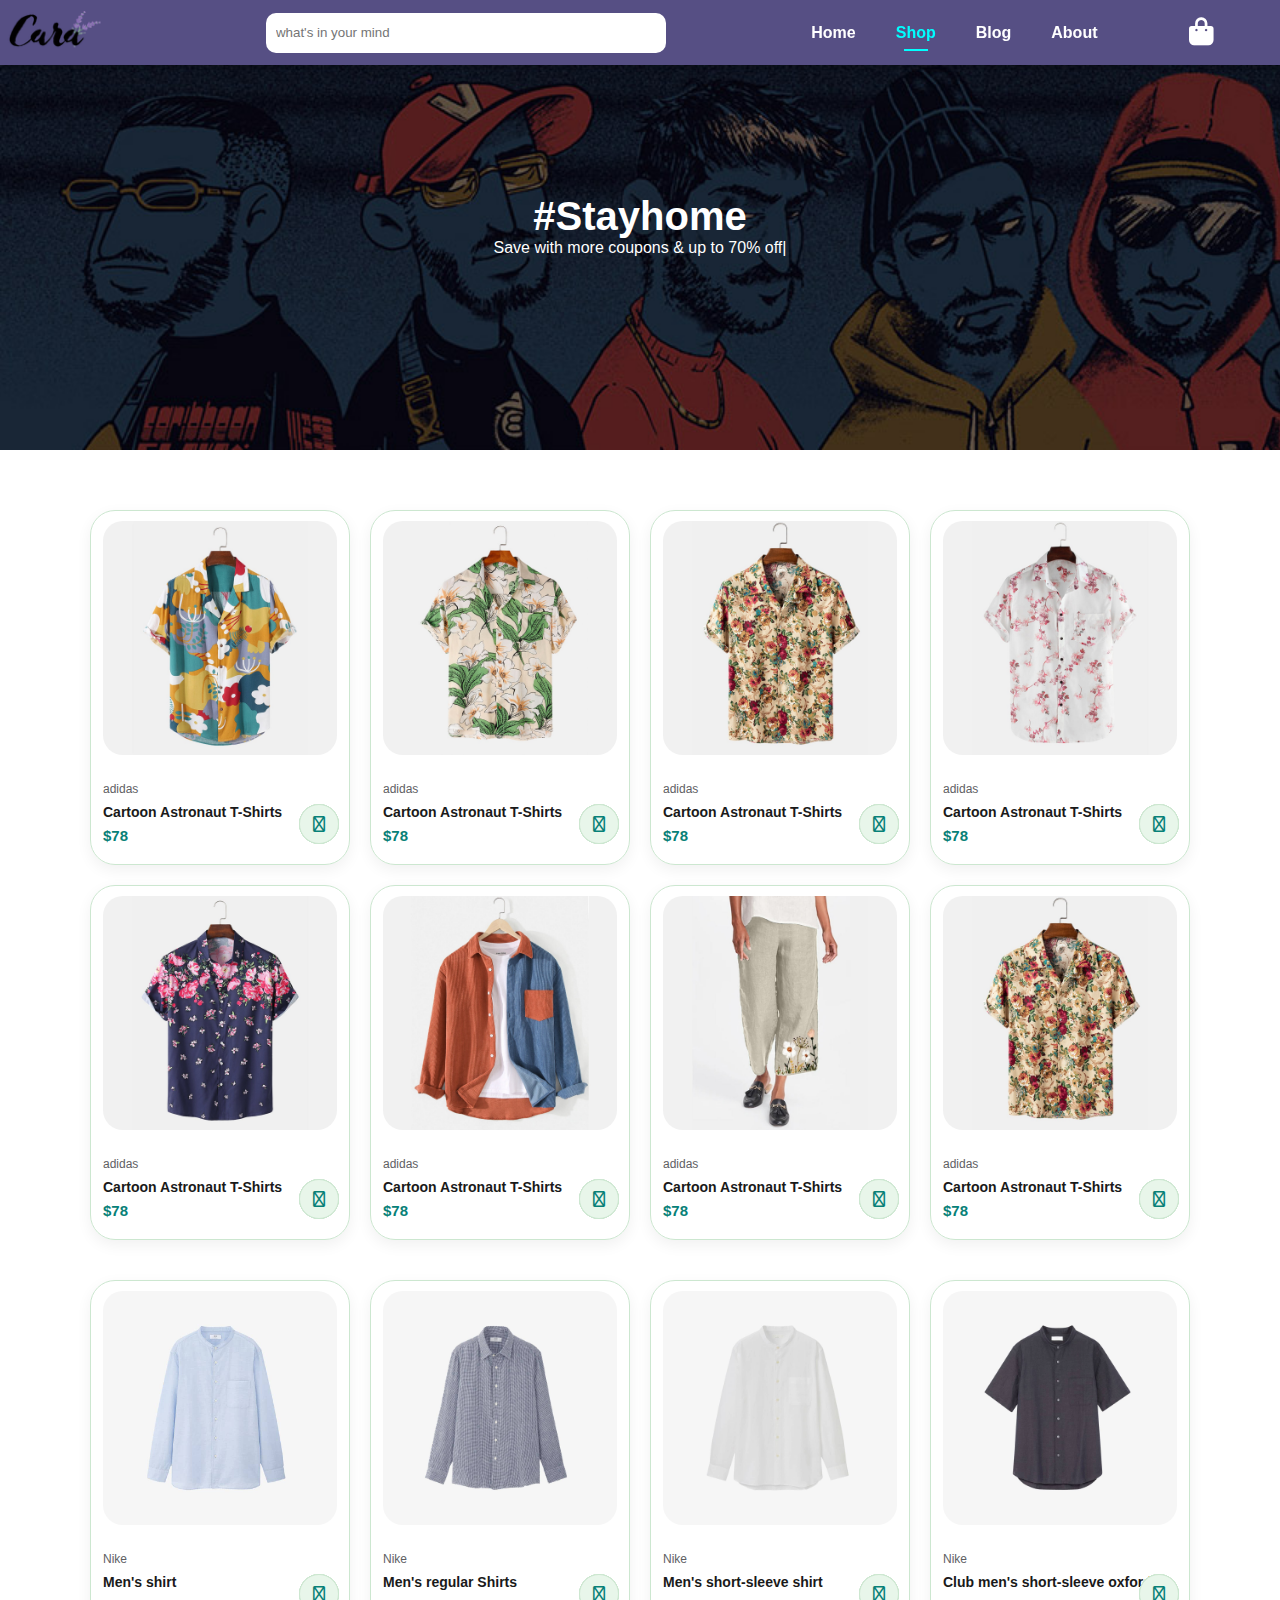
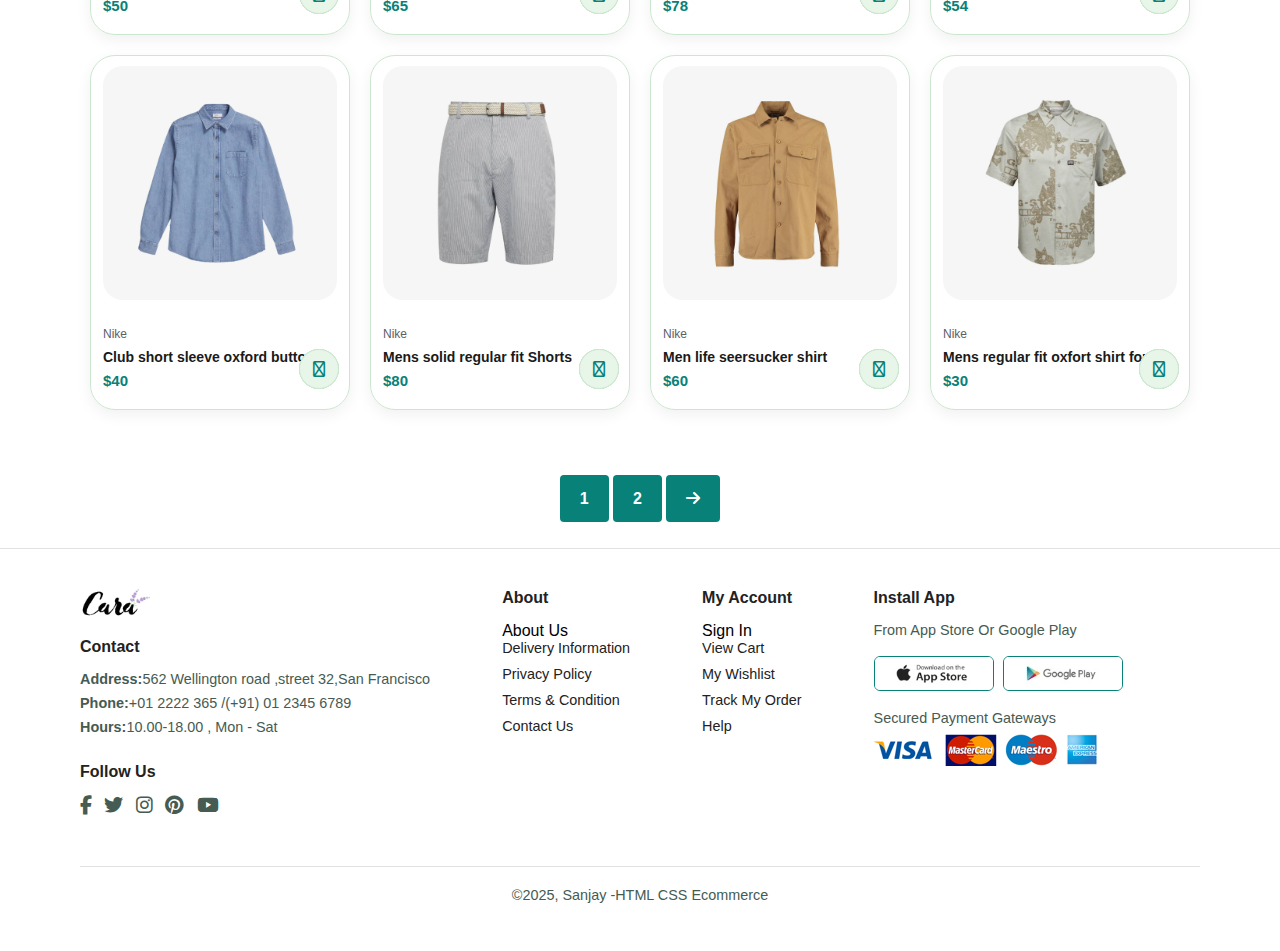
<file: shop.html>
<!DOCTYPE html>
<html lang="en">
<head>
    <meta charset="UTF-8">
    <meta name="viewport" content="width=device-width, initial-scale=1.0">
    <title>Document</title>
    <link rel="stylesheet" href="https://fonts.googleapis.com/css?family=Roboto&display=swap">
    <link rel="stylesheet" href="style.css">
    <link rel="stylesheet" href="https://cdnjs.cloudflare.com/ajax/libs/font-awesome/6.7.2/css/all.min.css" integrity="sha512-Evv84Mr4kqVGRNSgIGL/F/aIDqQb7xQ2vcrdIwxfjThSH8CSR7PBEakCr51Ck+w+/U6swU2Im1vVX0SVk9ABhg==" crossorigin="anonymous" referrerpolicy="no-referrer" />
</head>
<body>
    
    <header class="navbar">
    <a href="index.html"><img src="logo.png" alt="Logo" class="logo"></a>
    
    <div id="search">
        <input class="searchbar" type="search" name="search" placeholder="what's in your mind">
    </div>
    
    <nav id="navbar-links">
        <a id="close-menu" href="#"><i class="fa-solid fa-times"></i></a> 
        <a href="index.html">Home</a>
        <a class="active"   href="shop.html">Shop</a>
        <a href="Blog.html">Blog</a>
        <a href="about.html">About</a>
    </nav>
    <div class="mobile-menu-container">
        <a href="#" class="cart-icon"><i class="fa-solid fa-bag-shopping"></i></a>
        <a href="#" class="bars-icon"><i class="fa-solid fa-bars"></i></a>
    </div>
    
</header>
 <section id="page-header" class=".section-m1">

        
        <h2>#Stayhome</h2>
    
        <p id="Save with more coupons & up to 70% off|">Save with more coupons & up to 70% off|</p>
    
    </section>
    <section id="product1"class="section-p2" >
       
        <div class="pro-container">
            <div class="pro"    onclick="window.location.href='sproduct.html'">
                <img src="f1.jpg" alt="">
                <div class="des">
                    <span>adidas</span>
                    <h5>Cartoon Astronaut T-Shirts</h5>
                    <div class="star">
                        <i class="fas fa-star"></i>
                        <i class="fas fa-star"></i>
                        <i class="fas fa-star"></i>
                        <i class="fas fa-star"></i>
                        <i class="fas fa-star"></i>
                    </div>
                    <h4>$78</h4>
                </div>
                <a href="#"><i class="fa-solid fa-cart-shopping"></i></a>
            </div>
            <div class="pro">
                <img src="f2.jpg" alt="">
                <div class="des">
                    <span>adidas</span>
                    <h5>Cartoon Astronaut T-Shirts</h5>
                    <div class="star">
                        <i class="fas fa-star"></i>
                        <i class="fas fa-star"></i>
                        <i class="fas fa-star"></i>
                        <i class="fas fa-star"></i>
                        <i class="fas fa-star"></i>
                    </div>
                    <h4>$78</h4>
                </div>
                <a href="#"><i class="fa-solid fa-cart-shopping"></i></a>
            </div>
            <div class="pro">
                <img src="f3.jpg" alt="">
                <div class="des">
                    <span>adidas</span>
                    <h5>Cartoon Astronaut T-Shirts</h5>
                    <div class="star">
                        <i class="fas fa-star"></i>
                        <i class="fas fa-star"></i>
                        <i class="fas fa-star"></i>
                        <i class="fas fa-star"></i>
                        <i class="fas fa-star"></i>
                    </div>
                    <h4>$78</h4>
                </div>
                <a href="#"><i class="fa-solid fa-cart-shopping"></i></a>
            </div>
            <div class="pro">
                <img src="f4.jpg" alt="">
                <div class="des">
                    <span>adidas</span>
                    <h5>Cartoon Astronaut T-Shirts</h5>
                    <div class="star">
                        <i class="fas fa-star"></i>
                        <i class="fas fa-star"></i>
                        <i class="fas fa-star"></i>
                        <i class="fas fa-star"></i>
                        <i class="fas fa-star"></i>
                    </div>
                    <h4>$78</h4>
                </div>
                <a href="#"><i class="fa-solid fa-cart-shopping"></i></a>
            </div>
            <div class="pro">
                <img src="f5.jpg" alt="">
                <div class="des">
                    <span>adidas</span>
                    <h5>Cartoon Astronaut T-Shirts</h5>
                    <div class="star">
                        <i class="fas fa-star"></i>
                        <i class="fas fa-star"></i>
                        <i class="fas fa-star"></i>
                        <i class="fas fa-star"></i>
                        <i class="fas fa-star"></i>
                    </div>
                    <h4>$78</h4>
                </div>
                <a href="#"><i class="fa-solid fa-cart-shopping"></i></a>
            </div>
            <div class="pro">
                <img src="f6.jpg" alt="">
                <div class="des">
                    <span>adidas</span>
                    <h5>Cartoon Astronaut T-Shirts</h5>
                    <div class="star">
                        <i class="fas fa-star"></i>
                        <i class="fas fa-star"></i>
                        <i class="fas fa-star"></i>
                        <i class="fas fa-star"></i>
                        <i class="fas fa-star"></i>
                    </div>
                    <h4>$78</h4>
                </div>
                <a href="#"><i class="fa-solid fa-cart-shopping"></i></a>
            </div>
            <div class="pro">
                <img src="f7.jpg" alt="">
                <div class="des">
                    <span>adidas</span>
                    <h5>Cartoon Astronaut T-Shirts</h5>
                    <div class="star">
                        <i class="fas fa-star"></i>
                        <i class="fas fa-star"></i>
                        <i class="fas fa-star"></i>
                        <i class="fas fa-star"></i>
                        <i class="fas fa-star"></i>
                    </div>
                    <h4>$78</h4>
                </div>
                <a href="#"><i class="fa-solid fa-cart-shopping"></i></a>
            </div>
            <div class="pro">
                <img src="f3.jpg" alt="">
                <div class="des">
                    <span>adidas</span>
                    <h5>Cartoon Astronaut T-Shirts</h5>
                    <div class="star">
                        <i class="fas fa-star"></i>
                        <i class="fas fa-star"></i>
                        <i class="fas fa-star"></i>
                        <i class="fas fa-star"></i>
                        <i class="fas fa-star"></i>
                    </div>
                    <h4>$78</h4>
                </div>
                <a href="#"><i class="fa-solid fa-cart-shopping"></i></a>
            </div>
        
        <div class="pro-container">
            <div class="pro">
                <img src="n1.jpg" alt="">
                <div class="des">
                    <span>Nike</span>
                    <h5>Men's shirt</h5>
                    <div class="star">
                        <i class="fas fa-star"></i>
                        <i class="fas fa-star"></i>
                        <i class="fas fa-star"></i>
                        <i class="fas fa-star"></i>
                        <i class="fas fa-star"></i>
                    </div>
                    <h4>$50</h4>
                </div>
                <a href="#"><i class="fa-solid fa-cart-shopping"></i></a>
            </div>
            <div class="pro">
                <img src="n2.jpg" alt="">
                <div class="des">
                    <span>Nike</span>
                    <h5>Men's regular Shirts</h5>
                    <div class="star">
                        <i class="fas fa-star"></i>
                        <i class="fas fa-star"></i>
                        <i class="fas fa-star"></i>
                        <i class="fas fa-star"></i>
                        <i class="fas fa-star"></i>
                    </div>
                    <h4>$65</h4>
                </div>
                <a href="#"><i class="fa-solid fa-cart-shopping"></i></a>
            </div>
            <div class="pro">
                <img src="n3.jpg" alt="">
                <div class="des">
                    <span>Nike</span>
                    <h5>Men's short-sleeve shirt</h5>
                    <div class="star">
                        <i class="fas fa-star"></i>
                        <i class="fas fa-star"></i>
                        <i class="fas fa-star"></i>
                        <i class="fas fa-star"></i>
                        <i class="fas fa-star"></i>
                    </div>
                    <h4>$78</h4>
                </div>
                <a href="#"><i class="fa-solid fa-cart-shopping"></i></a>
            </div>
            <div class="pro">
                <img src="n8.jpg" alt="">
                <div class="des">
                    <span>Nike</span>
                    <h5>Club men's short-sleeve oxford button-down shirt</h5>
                    <div class="star">
                        <i class="fas fa-star"></i>
                        <i class="fas fa-star"></i>
                        <i class="fas fa-star"></i>
                        <i class="fas fa-star"></i>
                        <i class="fas fa-star"></i>
                    </div>
                    <h4>$54</h4>
                </div>
                <a href="#"><i class="fa-solid fa-cart-shopping"></i></a>
            </div>
            <div class="pro">
                <img src="n5.jpg" alt="">
                <div class="des">
                    <span>Nike</span>
                    <h5>Club short sleeve oxford button-up shirt</h5>
                    <div class="star">
                        <i class="fas fa-star"></i>
                        <i class="fas fa-star"></i>
                        <i class="fas fa-star"></i>
                        <i class="fas fa-star"></i>
                        <i class="fas fa-star"></i>
                    </div>
                    <h4>$40</h4>
                </div>
                <a href="#"><i class="fa-solid fa-cart-shopping"></i></a>
            </div>
            <div class="pro">
                <img src="n6.jpg" alt="">
                <div class="des">
                    <span>Nike</span>
                    <h5>Mens solid regular fit Shorts </h5>
                    <div class="star">
                        <i class="fas fa-star"></i>
                        <i class="fas fa-star"></i>
                        <i class="fas fa-star"></i>
                        <i class="fas fa-star"></i>
                        <i class="fas fa-star"></i>
                    </div>
                    <h4>$80</h4>
                </div>
                <a href="#"><i class="fa-solid fa-cart-shopping"></i></a>
            </div>
            <div class="pro">
                <img src="n7.jpg" alt="">
                <div class="des">
                    <span>Nike</span>
                    <h5>Men life seersucker shirt</h5>
                    <div class="star">
                        <i class="fas fa-star"></i>
                        <i class="fas fa-star"></i>
                        <i class="fas fa-star"></i>
                        <i class="fas fa-star"></i>
                        <i class="fas fa-star"></i>
                    </div>
                    <h4>$60</h4>
                </div>
                <a href="#"><i class="fa-solid fa-cart-shopping"></i></a>
            </div>
            <div class="pro">
                <img src="n4.jpg" alt="">
                <div class="des">
                    <span>Nike</span>
                    <h5>Mens regular fit oxfort shirt for men</h5>
                    <div class="star">
                        <i class="fas fa-star"></i>
                        <i class="fas fa-star"></i>
                        <i class="fas fa-star"></i>
                        <i class="fas fa-star"></i>
                        <i class="fas fa-star"></i>
                    </div>
                    <h4>$30</h4>
                </div>
                <a href="#"><i class="fa-solid fa-cart-shopping"></i></a>
            </div>
        </div>
       
        
    </section>

    <section    id="pagination" class="section-p1">
        <a href="#">1</a>
        <a href="#">2</a>
        <a href="#"><i class="fa-solid fa-arrow-right"></i></a>
    </section>
    

 <footer class="section-p1">
    <div class="col">
        <img class="logos" src="logo.png" alt="">
        <h4>Contact</h4>
        <p><strong>Address:</strong>562 Wellington road ,street 32,San Francisco</p>
        <p><strong>Phone:</strong>+01 2222 365 /(+91) 01 2345 6789</p>
        <p><strong>Hours:</strong>10.00-18.00 , Mon - Sat</p>
        <div class="follow">
            <h4>Follow Us</h4>
            <div class="icon">
                <i class="fa-brands fa-facebook-f"></i>
                <i class="fa-brands fa-twitter"></i>
                <i class="fa-brands fa-instagram"></i>
                <i class="fa-brands fa-pinterest"></i>
                <i class="fa-brands fa-youtube"></i>
            </div>
        </div>
    </div>
    <div class="col">
      <h4>About</h4
      <a href="#">About Us</a>
      <a href="#">Delivery Information</a>
      <a href="#">Privacy Policy</a>
      <a href="#">Terms & Condition</a>
      <a href="#">Contact Us</a>
    </div>

    <div class="col">
        <h4>My Account</h4
        <a href="#">Sign In</a>
        <a href="#">View Cart</a>
        <a href="#">My Wishlist</a>
        <a href="#">Track My Order</a>
        <a href="#">Help</a>
      </div>
      <div class="col">
        <h4>Install App</h4>
        <p>From App Store Or Google Play</p>
        <div class="row">
            <img src="app.jpg" alt="">
            <img src="play.jpg" alt="">
        </div>
        <p>Secured Payment Gateways</p>
        <img src="pay.png" alt="">
      </div>
      <div class="copyright">
        <p>©2025, Sanjay -HTML CSS Ecommerce </p>
      </div>
  
    
</footer>
<script>
    // 1. Select the necessary elements
    const bar = document.querySelector('.bars-icon');       // The hamburger icon
    const nav = document.getElementById('navbar-links');    // The mobile navigation menu
    const close = document.getElementById('close-menu');    // The close (X) icon inside the menu
    const body = document.body;                             // The body element to control scrolling

    // 2. Event Listener for opening the navigation menu
    if (bar) { // Ensure the bar icon exists before adding listener
        bar.addEventListener('click', (event) => {
            event.stopPropagation(); // Prevent this click from immediately propagating to the document listener
            nav.classList.add('active'); // Add the 'active' class to slide in the menu
            body.classList.add('no-scroll'); // Add 'no-scroll' to body to prevent background scrolling
        });
    }

    // 3. Event Listener for closing the navigation menu (from inside the menu)
    if (close) { // Ensure the close icon exists before adding listener
        close.addEventListener('click', (event) => {
            event.stopPropagation(); // Prevent this click from immediately propagating to the document listener
            nav.classList.remove('active'); // Remove the 'active' class to slide out the menu
            body.classList.remove('no-scroll'); // Remove 'no-scroll' from body to enable background scrolling
        });
    }

    // 4. NEW: Event Listener for closing the navigation menu when clicking outside
    document.addEventListener('click', (event) => {
        // Check if the nav menu is active (open)
        if (nav.classList.contains('active')) {
            // Check if the click target is NOT the navigation menu itself,
            // and NOT a child of the navigation menu,
            // and NOT the bar icon (to avoid closing it immediately after opening).
            if (!nav.contains(event.target) && event.target !== bar) {
                nav.classList.remove('active'); // Close the menu
                body.classList.remove('no-scroll'); // Re-enable scrolling
            }
        }
    });
</script>
</body>
</html>
</file>
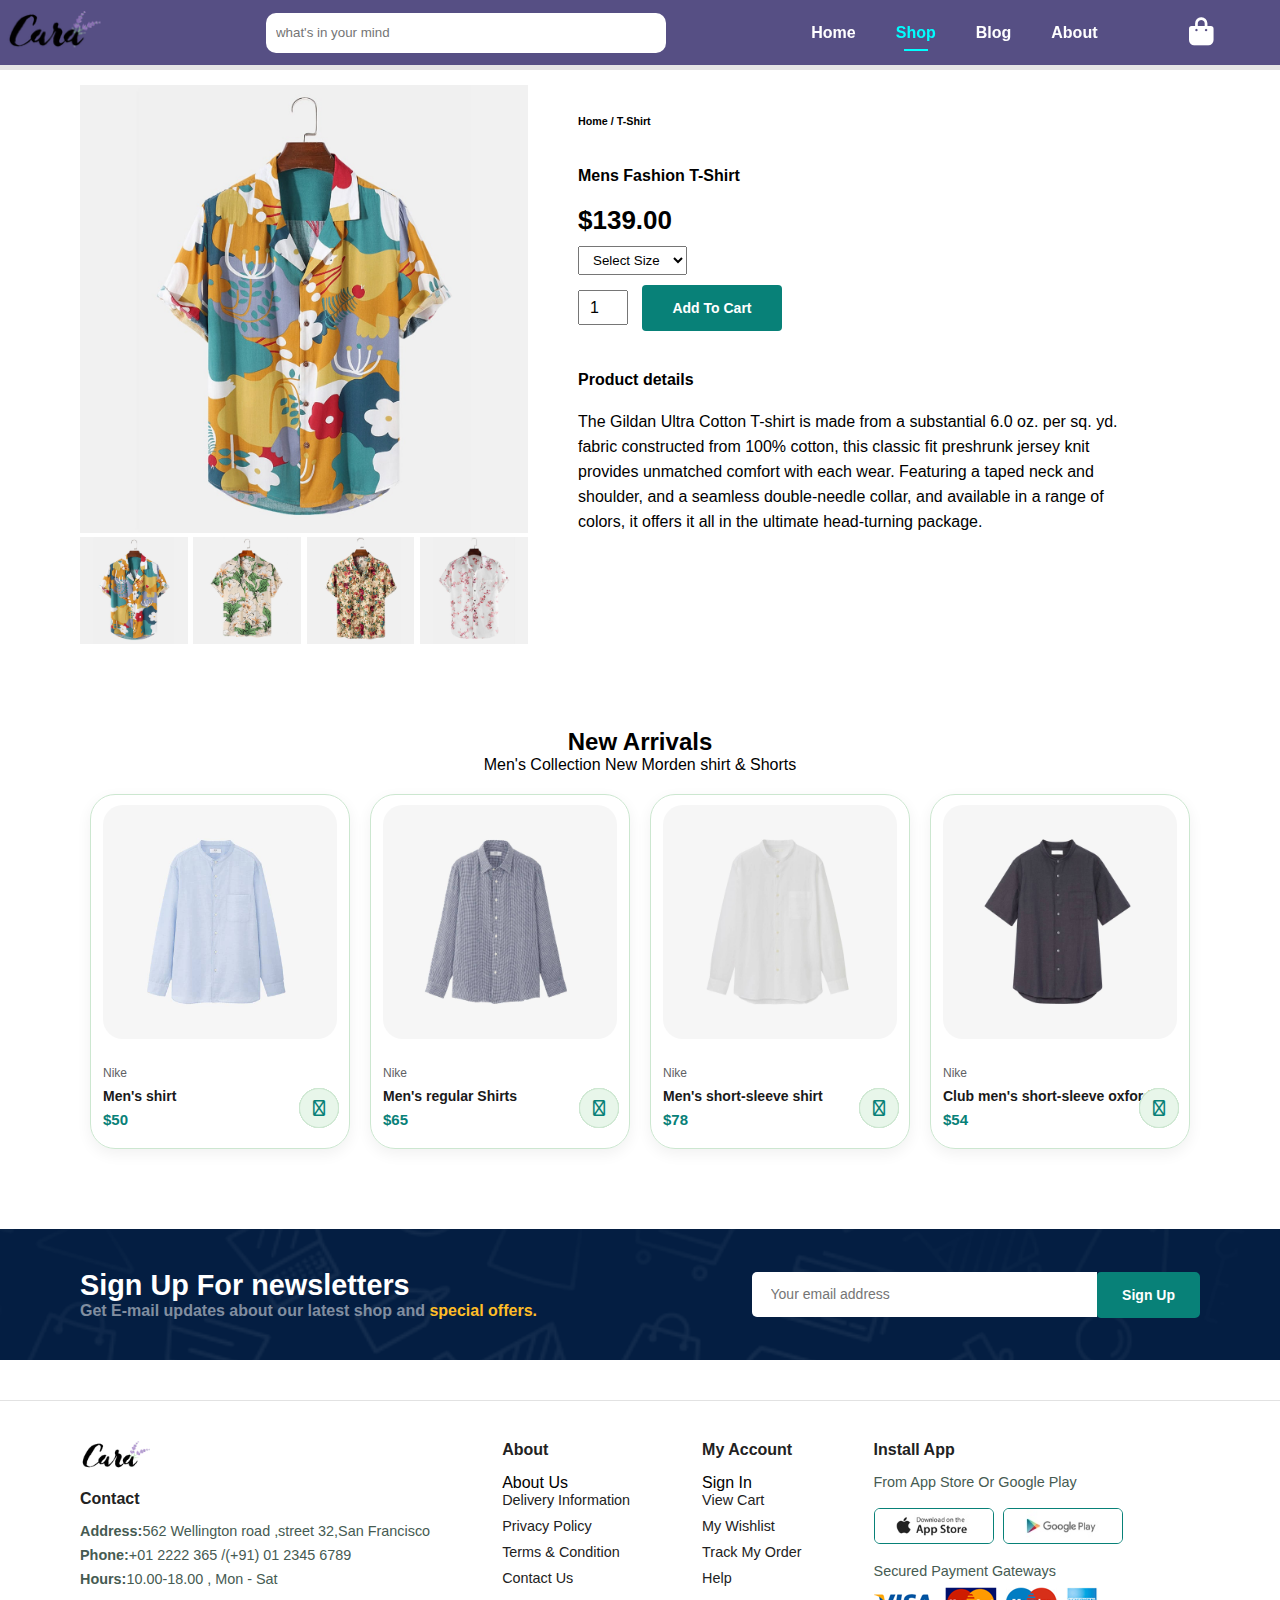
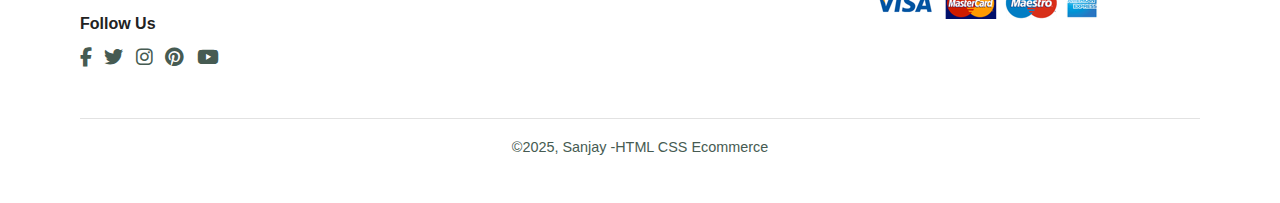
<file: sproduct.html>
<!DOCTYPE html>
<html lang="en">
<head>
    <meta charset="UTF-8">
    <meta name="viewport" content="width=device-width, initial-scale=1.0">
    <title>Document</title>
    <link rel="stylesheet" href="https://fonts.googleapis.com/css?family=Roboto&display=swap">
    <link rel="stylesheet" href="style.css">
    <link rel="stylesheet" href="https://cdnjs.cloudflare.com/ajax/libs/font-awesome/6.7.2/css/all.min.css" integrity="sha512-Evv84Mr4kqVGRNSgIGL/F/aIDqQb7xQ2vcrdIwxfjThSH8CSR7PBEakCr51Ck+w+/U6swU2Im1vVX0SVk9ABhg==" crossorigin="anonymous" referrerpolicy="no-referrer" />
</head>
<body>
    
    <header class="navbar">
    <a href="index.html"><img src="logo.png" alt="Logo" class="logo"></a>
    
    <div id="search">
        <input class="searchbar" type="search" name="search" placeholder="what's in your mind">
    </div>
    
    <nav id="navbar-links">
        <a id="close-menu" href="#"><i class="fa-solid fa-times"></i></a> 
        <a href="index.html">Home</a>
        <a class="active"   href="shop.html">Shop</a>
        <a href="Blog.html">Blog</a>
        <a href="about.html">About</a>
    </nav>
    <div class="mobile-menu-container">
        <a href="#" class="cart-icon"><i class="fa-solid fa-bag-shopping"></i></a>
        <a href="#" class="bars-icon"><i class="fa-solid fa-bars"></i></a>
    </div>
    
</header>

    <section    id="prodetails" class="section-p1">
        <div class="single-pro-image">
            <img src="f1.jpg" width="100%"  id="mainImg" alt="">
            <div class="small-img-group">
                <div class="small-img-column">
                    <img src="f1.jpg"   width="100%"    class="small-img" alt="">
                </div>
                 <div class="small-img-column">
                    <img src="f2.jpg"   width="100%"    class="small-img" alt="">
                </div>
                 <div class="small-img-column">
                    <img src="f3.jpg"   width="100%"    class="small-img" alt="">
                </div>
                 <div class="small-img-column">
                    <img src="f4.jpg"   width="100%"    class="small-img" alt="">
                </div>
            </div>
        </div>
        <div class="single-pro-details">
            <h6>Home / T-Shirt</h6>
            <h4>Mens Fashion T-Shirt</h4>
            <h2>$139.00</h2>
            <select name="" id="">
                <option value="">Select Size</option>
                <option value="">XL</option>
                <option value="">XXL</option>
                <option value="">Small</option>
                <option value="">Large</option>
            </select>
            <input type="number"    value="1">
            <button class="normal">Add To Cart</button>
            <h4>Product details</h4>
            <span>The Gildan Ultra Cotton T-shirt is made from a substantial 6.0 oz. per sq. yd. fabric constructed from 100% cotton, this classic fit preshrunk jersey knit provides unmatched comfort with each wear. Featuring a taped neck and shoulder, and a seamless double-needle collar, and available in a range of colors, it offers it all in the ultimate head-turning package.</span>
            
            
        </div>
    </section>
    
     <section id="product1"class="section-p2" >
        <h2>New Arrivals</h2>
        <p>Men's Collection New Morden shirt & Shorts</p>
        <div class="pro-container">
            <div class="pro">
                <img src="n1.jpg" alt="">
                <div class="des">
                    <span>Nike</span>
                    <h5>Men's shirt</h5>
                    <div class="star">
                        <i class="fas fa-star"></i>
                        <i class="fas fa-star"></i>
                        <i class="fas fa-star"></i>
                        <i class="fas fa-star"></i>
                        <i class="fas fa-star"></i>
                    </div>
                    <h4>$50</h4>
                </div>
                <a href="#"><i class="fa-solid fa-cart-shopping"></i></a>
            </div>
            <div class="pro">
                <img src="n2.jpg" alt="">
                <div class="des">
                    <span>Nike</span>
                    <h5>Men's regular Shirts</h5>
                    <div class="star">
                        <i class="fas fa-star"></i>
                        <i class="fas fa-star"></i>
                        <i class="fas fa-star"></i>
                        <i class="fas fa-star"></i>
                        <i class="fas fa-star"></i>
                    </div>
                    <h4>$65</h4>
                </div>
                <a href="#"><i class="fa-solid fa-cart-shopping"></i></a>
            </div>
            <div class="pro">
                <img src="n3.jpg" alt="">
                <div class="des">
                    <span>Nike</span>
                    <h5>Men's short-sleeve shirt</h5>
                    <div class="star">
                        <i class="fas fa-star"></i>
                        <i class="fas fa-star"></i>
                        <i class="fas fa-star"></i>
                        <i class="fas fa-star"></i>
                        <i class="fas fa-star"></i>
                    </div>
                    <h4>$78</h4>
                </div>
                <a href="#"><i class="fa-solid fa-cart-shopping"></i></a>
            </div>
            <div class="pro">
                <img src="n8.jpg" alt="">
                <div class="des">
                    <span>Nike</span>
                    <h5>Club men's short-sleeve oxford button-down shirt</h5>
                    <div class="star">
                        <i class="fas fa-star"></i>
                        <i class="fas fa-star"></i>
                        <i class="fas fa-star"></i>
                        <i class="fas fa-star"></i>
                        <i class="fas fa-star"></i>
                    </div>
                    <h4>$54</h4>
                </div>
                <a href="#"><i class="fa-solid fa-cart-shopping"></i></a>
            </div>
        </div>
       
        
    </section>
   <section id="newsletter" class="section-p1"class="section-m1">
        <div class="newstext">
            <h4>Sign Up For newsletters</h4>
            <p>Get E-mail updates about our latest shop and <span>special offers.</span></p>
        </div>
        <div class="form">
            <input type="text"placeholder="Your email address">
            <button class="normal" type="submit">Sign Up</button>
        </div>
    </section>

 <footer class="section-p1">
    <div class="col">
        <img class="logos" src="logo.png" alt="">
        <h4>Contact</h4>
        <p><strong>Address:</strong>562 Wellington road ,street 32,San Francisco</p>
        <p><strong>Phone:</strong>+01 2222 365 /(+91) 01 2345 6789</p>
        <p><strong>Hours:</strong>10.00-18.00 , Mon - Sat</p>
        <div class="follow">
            <h4>Follow Us</h4>
            <div class="icon">
                <i class="fa-brands fa-facebook-f"></i>
                <i class="fa-brands fa-twitter"></i>
                <i class="fa-brands fa-instagram"></i>
                <i class="fa-brands fa-pinterest"></i>
                <i class="fa-brands fa-youtube"></i>
            </div>
        </div>
    </div>
    <div class="col">
      <h4>About</h4
      <a href="#">About Us</a>
      <a href="#">Delivery Information</a>
      <a href="#">Privacy Policy</a>
      <a href="#">Terms & Condition</a>
      <a href="#">Contact Us</a>
    </div>

    <div class="col">
        <h4>My Account</h4
        <a href="#">Sign In</a>
        <a href="#">View Cart</a>
        <a href="#">My Wishlist</a>
        <a href="#">Track My Order</a>
        <a href="#">Help</a>
      </div>
      <div class="col">
        <h4>Install App</h4>
        <p>From App Store Or Google Play</p>
        <div class="row">
            <img src="app.jpg" alt="">
            <img src="play.jpg" alt="">
        </div>
        <p>Secured Payment Gateways</p>
        <img src="pay.png" alt="">
      </div>
      <div class="copyright">
        <p>©2025, Sanjay -HTML CSS Ecommerce </p>
      </div>
  
    
</footer>

<script>
 // 1. Select the necessary elements
    const bar = document.querySelector('.bars-icon');       // The hamburger icon
    const nav = document.getElementById('navbar-links');    // The mobile navigation menu
    const close = document.getElementById('close-menu');    // The close (X) icon inside the menu
    const body = document.body;                             // The body element to control scrolling

    // 2. Event Listener for opening the navigation menu
    if (bar) { // Ensure the bar icon exists before adding listener
        bar.addEventListener('click', (event) => {
            event.stopPropagation(); // Prevent this click from immediately propagating to the document listener
            nav.classList.add('active'); // Add the 'active' class to slide in the menu
            body.classList.add('no-scroll'); // Add 'no-scroll' to body to prevent background scrolling
        });
    }

    // 3. Event Listener for closing the navigation menu (from inside the menu)
    if (close) { // Ensure the close icon exists before adding listener
        close.addEventListener('click', (event) => {
            event.stopPropagation(); // Prevent this click from immediately propagating to the document listener
            nav.classList.remove('active'); // Remove the 'active' class to slide out the menu
            body.classList.remove('no-scroll'); // Remove 'no-scroll' from body to enable background scrolling
        });
    }

    // 4. NEW: Event Listener for closing the navigation menu when clicking outside
    document.addEventListener('click', (event) => {
        // Check if the nav menu is active (open)
        if (nav.classList.contains('active')) {
            // Check if the click target is NOT the navigation menu itself,
            // and NOT a child of the navigation menu,
            // and NOT the bar icon (to avoid closing it immediately after opening).
            if (!nav.contains(event.target) && event.target !== bar) {
                nav.classList.remove('active'); // Close the menu
                body.classList.remove('no-scroll'); // Re-enable scrolling
            }
        }
    });</script>

<script>
    var mainImg = document.getElementById("mainImg");
    // Use querySelectorAll to get all elements with the class 'small-img'
    // This returns a NodeList, which is easier to iterate over than an HTMLCollection.
    var smallimgs = document.querySelectorAll(".small-img"); 

    // Loop through each small image and attach a click event listener
    smallimgs.forEach(function(img) {
        img.onclick = function() {
            mainImg.src = img.src; // Set the main image src to the clicked small image's src
        }
    });

</script>


</body>
</html>
</file>
<file: style.css>
/* --- Base Styles (No Changes unless explicitly mentioned) --- */

* {
    margin: 0;
    padding: 0;
    box-sizing: border-box;
    font-family: Verdana, Geneva, Tahoma, sans-serif;
}

body {
    font-family: 'Roboto', sans-serif;
    width: 100%;
    overflow-x: hidden; /* Prevent horizontal scroll on small screens */
}

.section-m1 {
    margin: 40px 0;
}
.section-m4{
    margin-top: 20px;
}

.section-p1 {
    padding: 40px 80px;
}

.section-p2 {
    padding: 20px 20px; /* Keep this for smaller internal padding, will be adjusted for mobile */
}

button.normal {
    font-size: 14px;
    font-weight: 600;
    padding: 15px 30px;
    color: #000;
    background-color: #fff;
    border-radius: 4px;
    border: none;
    outline: none;
    transition: 0.2s ease;
    cursor: pointer; /* Added cursor pointer */
}

.navbar {
    background-color:rgb(86, 79, 132) ;
    display: flex;
    align-items: center;
    justify-content: space-evenly;
    padding: 10px 0px;
    position: fixed;
    width: 100%;
    height: 65px; /* Fixed height for consistent header */
    font-weight: 600;
    box-shadow: 0 5px 0.1px rgba(0,0,0,0.1);
    z-index: 100;
    flex-wrap: nowrap; /* Prevent wrapping in desktop view */
}
#close-menu{
    display: none;
}
.logo {
    height: 3vw;
    max-height: 45px; /* Ensures logo doesn't get too big on large screens */
    min-height: 30px; /* Ensures logo isn't too small on small screens */
    object-fit: contain; /* Prevents distortion */
    margin-left: -60px;
}

.logo:hover {
    cursor: pointer;
}

.navbar #search { /* Ensuring the search div is handled */
    flex-grow: 0.5; /*Allows search bar to take available space */
    display: flex; /* Ensures searchbar input fills its container */
    justify-content: center;
    
}

.searchbar {
    width: 100%; /* Fill the #search div */
    max-width: 400px; /* Limit max width on large screens */
    height: 40px;
    border-radius: 10px;
    padding-left: 10px;
    border: none; /* Remove default border */
    outline: none; /* Remove outline on focus */
}

/* Desktop Navigation (Main Links) */
#navbar-links { /* Target the new ID */
    display: flex;
    align-items: center;
    justify-content: center;
   
}

#navbar-links a {
    color: white;
    text-decoration: none;
    margin: 0 20px;
    transition: all 0.3s ease; /* Smooth transition for hover effects */
    position: relative;
    padding: 5px 0; /* Add padding for a larger click area */
    white-space: nowrap; /* Prevent links from wrapping */
}

#navbar-links a:hover,
#navbar-links a.active {
    color: cyan;
}

#navbar-links a.active::after,
#navbar-links a:hover::after {
    content: "";
    width: 60%;
    height: 2px;
    background-color: cyan;
    position: absolute;
    bottom: -4px;
    left: 50%;
    transform: translateX(-50%); /* Center the underline */
    transition: width 0.3s ease; /* Smooth underline animation */
}

.bars-icon{
    display: none;
}

.cart-icon {
    color: white;
    font-size: 28px; /* Adjusted size for better visual balance */
    margin-left: 5px; /* Space from nav links */
    cursor: pointer;
    transition: color 0.3s ease;
}

.cart-icon:hover {
    color: cyan;
}


/* Hero Section */
#hero {
    padding-top: 200px;
    padding-left: 100px;
    background-image: url(hero4.png);
    background-size: cover;
    background-position: center top;
    background-repeat: no-repeat;
    width: 100%;
    min-height: 90vh;
    display: flex;
    flex-direction: column;
    justify-content: center; /* Center content vertically within hero */
}

#hero h4 {
    font-size: 1.5rem; /* Using rem for better scaling */
    padding-left: 10px;
    color: #465b52; /* Example color */
}

#hero h2 {
    font-size: 3.5rem;
    color: #222;
}

#hero h1 {
    font-size: 4rem;
    color: darkgreen;
    font-weight: bolder;
}

#hero p {
    font-size: 1.1rem;
    color: #465b52;
    margin-bottom: 20px;
}

#hero button {
    background-image: url(button.png);
    background-color: transparent;
    color: darkgreen;
    border: 0;
    font-weight: 600;
    padding: 14px 80px 14px 60px;
    background-size: contain;
    background-repeat: no-repeat;
    background-position: center;
    align-self: flex-start;
    position: relative; /* Needed for pseudo-element positioning */
    z-index: 1; /* Ensure button content is above background */
}

#hero button::before {
    content: "";
    position: absolute;
    top: 0;
    left: 0;
    width: 100%;
    height: 100%;
    background-image: url(button.png); /* Restored background image */
    background-size: contain;
    background-repeat: no-repeat;
    background-position: center;
    z-index: -1;
}

/* Feature Section */
#feature {
    display: flex;
    justify-content: space-between;
    align-items: center;
    flex-wrap: wrap;
    padding: 40px 80px; /* Consistent padding */
}

#feature .fe-box {
    width: 180px;
    text-align: center;
    padding: 25px 15px;
    box-shadow: 20px 20px 34px rgba(0,0,0,0.3);
    border: 1px solid #cce7de;
    border-radius: 4px;
    margin: 15px 0; /* Adjust margin for spacing when wrapping */
    flex-shrink: 0; /* Prevent shrinking below content size */
}

#feature .fe-box:hover {
    box-shadow: 10px 10px 54px rgba(70,62,211,0.1);
    transform: translateY(-5px); /* Subtle lift effect */
    transition: all 0.3s ease;
}

#feature .fe-box img {
    width: 100%;
    margin-bottom: 10px;
}

#feature .fe-box h6 {
    padding: 9px 8px 6px 8px;
    line-height: 1;
    display: inline-block;
    border-radius: 4px;
    color: #088178;
    background-color: #fddde4;
}

/* Product Section */
#product1 {
    text-align: center;
    padding: 40px 80px; /* Consistent padding */
}

#product1 .pro-container {
    display: flex;
    justify-content: center; /* Center items when they don't fill the row */
    flex-wrap: wrap;
    gap: 20px; /* Gap between products */
    padding-top: 20px;
}

#product1 .pro {
    width: calc(25% - 20px); /* Calculate width for 4 items per row with gap */
    min-width: 250px;
    padding: 10px 12px;
    border: 1px solid #cce7d0;
    border-radius: 25px;
    cursor: pointer;
    transition: all 0.3s ease;
    position: relative;
    box-shadow: 0 5px 15px rgba(0,0,0,0.06); /* Add subtle shadow */
}

#product1 .pro:hover {
    transform: scale(1.03); /* Slightly larger scale on hover */
    box-shadow: 0 10px 20px rgba(0,0,0,0.1);
}

#product1 .pro img {
    width: 100%;
    border-radius: 20px;
    margin-bottom: 10px; /* Space between image and description */
}

#product1 .pro .des {
    text-align: start;
    padding: 10px 0;
}

#product1 .pro .des span {
    color: #606063;
    font-size: 12px;
}

#product1 .pro .des h5 {
    padding-top: 7px;
    color: #1a1a1a;
    font-size: 14px;
    white-space: nowrap; /* Prevent title from wrapping */
    overflow: hidden; /* Hide overflow text */
    text-overflow: ellipsis; /* Add ellipsis for overflow */
}

#product1 .pro .des i {
    font-size: 12px;
    color: rgb(243, 181, 25);
}

#product1 .pro .des h4 {
    padding-top: 7px;
    font-size: 15px;
    font-weight: 700;
    color: #088178;
}

#product1 .pro i {
    width: 40px;
    height: 40px;
    line-height: 40px;
    border-radius: 50%; /* Changed to 50% for perfect circle */
    background-color: #e8f6ea;
    font-weight: 500;
    color: #088178;
    border: 1px solid #cce7d0;
    position: absolute;
    bottom: 20px;
    right: 10px;
    display: flex; /* Use flexbox to center content */
    justify-content: center;
    align-items: center;
    transition: all 0.2s ease;
}

#product1 .pro .cart:hover {
    background-color: #088178;
    color: #fff;
    transform: scale(1.1);
}


/* Banner Section */
#banner {
    display: flex;
    flex-direction: column;
    justify-content: center;
    align-items: center;
    text-align: center;
    background-image: url(bannner2.jpg);
    width: 100%;
    height: 40vh;
    background-size: cover;
    background-position: center;
    background-attachment: fixed; /* Parallax effect */
    padding: 20px;
}

#banner h4 {
    color: #fff;
    font-size: 1rem;
    margin-bottom: 10px;
}

#banner h2 {
    color: #fff;
    font-size: 2.5rem;
    padding: 10px 0;
    margin-bottom: 20px;
}

#banner h2 span {
    color: #ef3636;
}

#banner button:hover {
    background-color: #088178;
    color: #fff;
}


/* Small Banners (Crazy Deals, Spring/Summer) */
#sm-banner {
    display: flex;
    justify-content: space-between;
    flex-wrap: wrap;
    padding: 40px 80px;
    gap: 20px; /* Space between banners */
}

#sm-banner .banner-box {
    display: flex;
    flex-direction: column;
    justify-content: center;
    align-items: flex-start;
    background-image: url(small\ banner.jpg);
    background-size: cover;
    background-position: center;
    min-width: calc(50% - 90px); /* Two boxes per row with gap */
    height: 40vh;
    padding: 30px;
    border-radius: 8px; /* Slightly rounded corners */
    color: #fff;
    transition: all 0.3s ease;
}

#sm-banner .banner-box2 {
    background-image: url(b10.jpg);
    border-radius: 8px;
     height: 40vh;
     min-width: calc(50% - 90px);
    padding: 30px;
}

#sm-banner .banner-box:hover,
#sm-banner .banner-box2:hover {
    transform: translateY(-5px); /* Subtle lift */
    box-shadow: 0 10px 20px rgba(0,0,0,0.2);
}

#sm-banner h4 {
    font-size: 1.2rem;
    font-weight: 300;
    margin-bottom: 10px;
}

#sm-banner h2 {
    font-size: 2rem;
    font-weight: 800;
    margin-bottom: 10px;
}

#sm-banner span {
    font-size: 0.9rem;
    font-weight: 500;
    padding-bottom: 15px;
}

button.white {
    font-size: 13px;
    font-weight: 600;
    padding: 11px 18px;
    color: #ffff;
    background-color: transparent;
    border-radius: 4px;
    cursor: pointer;
    border: 1px solid #fff;
    outline: none;
    transition: all 0.2s ease;
}

#sm-banner .banner-box:hover button,
#sm-banner .banner-box2:hover button {
    background-color: #088178;
    border: 1px solid #088178;
}


/* Product Banners 3 (Seasonal, Footwear, T-shirts) */
#pro-banner3 {
    display: flex;
    justify-content: space-between;
    flex-wrap: wrap;
    padding: 40px 80px; /* Consistent padding */
    gap: 20px;
}

#pro-banner3 .sm-banner1 {
    display: flex;
    flex-direction: column;
    justify-content: center;
    align-items: flex-start;
    background-image: url(b7\(1\).jpg);
    background-size: cover;
    background-position: center;
    min-width: calc(33.33% - 14px); /* Three banners per row with gap */
    height: 30vh;
    padding: 20px;
    border-radius: 8px;
    color: #FFF;
    margin-bottom: 0; /* Reset margin from old rule */
    transition: all 0.3s ease;
    box-shadow: 0 5px 15px rgba(0,0,0,0.1);
}

#pro-banner3 .sm-banner1:hover {
    transform: scale(1.02);
    box-shadow: 0 10px 20px rgba(0,0,0,0.15);
}

#pro-banner3 h1 {
    font-size: 1.8rem;
    font-weight: 900;
    margin-bottom: 5px;
}

#pro-banner3 h3 {
    color: #ec544e;
    font-weight: 800;
    font-size: 1rem;
}

#pro-banner3 .banner-box12 {
    background-image: url(b4\(1\).jpg);
}

#pro-banner3 .banner-box13 {
    background-image: url(b18.jpg);
}


/* Newsletter Section */
#newsletter {
    display: flex;
    justify-content: space-between;
    flex-wrap: wrap;
    align-items: center;
    background-image: url(b14.png);
    background-repeat: no-repeat;
    background-position: 30% 40%;
    background-color: #041e42;
    background-size: cover;
    padding: 40px 80px; /* Consistent padding */
    margin: 40px 0; /* Consistent margin */
}

#newsletter h4 {
    font-size: 1.8rem;
    font-weight: 700;
    color: #ffff;
}

#newsletter p {
    font-size: 1rem;
    font-weight: 600;
    color: #818ea0;
}

#newsletter p span {
    color: #ffbd27;
}

#newsletter .form {
    display: flex;
    width: 40%;
    max-width: 450px; /* Limit form width */
}

#newsletter input {
    height: 45px;
    padding: 0 1.25em;
    font-size: 14px;
    width: 100%;
    border: 1px solid transparent;
    border-radius: 5px;
    outline: none;
    border-top-right-radius: 0;
    border-bottom-right-radius: 0;
}

#newsletter button {
    background-color: #088178;
    color: #ffff;
    white-space: nowrap;
    border-top-right-radius: 5px;
    border-bottom-right-radius: 5px;
    padding: 15px 25px; /* Adjust button padding */
}

/* Footer */
footer {
    display: flex;
    flex-wrap: wrap;
    justify-content: space-between;
    padding: 40px 80px; /* Consistent padding */
    border-top: 1px solid #e2e2e2; /* Add a subtle separator */
}

footer .col {
    display: flex;
    flex-direction: column;
    align-items: flex-start;
    margin-bottom: 30px; /* Space between columns */
    padding-right: 20px; /* Space between columns */
    flex-grow: 1; /* Allow columns to grow */
    min-width: 150px; /* Minimum width for columns */
}

footer .logos {
    width: 100px; /* Adjusted logo size for footer */
    height: auto;
    margin-bottom: 20px;
}

footer h4 {
    font-size: 1rem;
    padding-bottom: 15px;
    color: #222;
}

footer p {
    font-size: 0.9rem;
    margin: 0 0 8px 0;
    color: #465b52;
}

footer a {
    font-size: 0.9rem;
    text-decoration: none;
    color: #222;
    margin-bottom: 10px;
    transition: color 0.3s ease;
}

footer a:hover {
    color: #088178;
}

footer .follow {
    margin-top: 20px;
}

footer .follow i {
    color: #465b52;
    padding-right: 8px;
    font-size: 1.2rem;
    cursor: pointer;
    transition: color 0.3s ease;
}

footer i:hover {
    color: #088178;
}

footer .row img {
    border: 1px solid #088178;
    border-radius: 6px;
    margin: 10px 5px 15px 0; /* Space between app images */
    width: 120px; /* Set a fixed width for app images */
    object-fit: contain;
    cursor: pointer;
}

footer .copyright {
    width: 100%;
    text-align: center;
    padding-top: 20px;
    margin-top: 20px;
    border-top: 1px solid #e2e2e2;
    color: #465b52;
}

.copyright:hover {
    color: #088178;
}

/* Shop Page-header */
#page-header{
    background-image: url("b1\(1\).jpg");
    width: 100%;
    height: 50vh;
    background-size: cover;
    display: flex;
    justify-content: center;
    text-align: center;
    flex-direction: column;
    padding: 14px;
   
   
   
}
#page-header h2{
  font-size: 40px;
    color: white;
}

#page-header{
    color: white;
}
#pagination{
    text-align: center;

   
}
#pagination a{
    text-decoration: none;
    background-color: #088178;
    padding: 15px 20px;
    border-radius: 4px;
    color: #FFF;
    font-weight: 600;
}


/* single product */
#prodetails{
    display: flex;

    
}
#prodetails .single-pro-image{
    width: 40%;
    margin-right: 50px;
    margin-top: 4%;
}
.small-img-group{
    display: flex;
    justify-content: space-between;
}
.small-img-column{
    flex-basis: 24%;
    cursor: pointer;
}

#prodetails .single-pro-details{
    width: 50%;
    margin-top: 4%;
    padding-top: 30px;
}

#prodetails .single-pro-details h4{
    padding: 40px 0 20px 0;
}

#prodetails .single-pro-details h2{
    font-size: 26px;
}

#prodetails .single-pro-details  select{
    display: block;
    padding: 5px 10px;
    margin: 10px 0;
}

#prodetails .single-pro-details input{
    width: 50px;
    height: 35px;
    padding-left: 10px;
    font-size: 16px;
    margin-right: 10px;
}

#prodetails .single-pro-details button{
    background-color: #088178;
    color: #FFF;
}
#prodetails .single-pro-details span{
    line-height: 25px;
}

/* Blog section */
#blog-header{
    background-image: url("b19.jpg");
    width: 100%;
    height: 50vh;
    background-size: cover;
    display: flex;
    justify-content: center;
    text-align: center;
    flex-direction: column;
    padding: 14px;
}

#blog-header h2{
  font-size: 40px;
    color: white;
}

#blog-header{
    color: white;
}
/* Blog Box  */
#blog {
    padding: 150px 150px 0 150px;
}

#blog .blog-box {
    display: flex;
    align-items: center;
    width: 100%;
    position: relative; /* Crucial for absolute positioning of h1 */
    margin-bottom: 80px; /* Add some space between blog boxes if there are multiple */
}

#blog .blog-img {
    width: 50%;
    margin-right: 40px;
}

#blog img {
    width: 100%;
    height: 350px;
    object-fit: cover;
}

#blog .blog-details {
    width: 50%;
}

#blog .blog-details h4 { /* Added style for h4 for better readability based on screenshot */
    font-size: 24px;
    font-weight: 700;
    margin-bottom: 10px;
}

#blog .blog-details p { /* Added style for p for better readability based on screenshot */
    color: #666;
    line-height: 1.5;
    margin-bottom: 20px;
}


#blog .blog-details a {
    text-decoration: none;
    font-size: 11px;
    color: #000;
    font-weight: 700;
    position: relative;
    text-transform: uppercase; /* Match screenshot style */
}

#blog .blog-details a::after {
    content: "";
    width: 60px;
    height: 2px;
    background-color: #000;
    position: absolute;
    top: 7px;
    right: -70px;
    transition: 0.3s;
}

#blog .blog-details a:hover {
    color: #088178;
}

/* Corrected hover for the ::after pseudo-element */
#blog .blog-details a:hover::after { /* Changed to target the pseudo-element of the hovered link directly */
    background-color: #088178;
}

#blog .blog-box h1 { /* Changed selector to target h1 directly under .blog-box */
    position: absolute;
    /* Adjust these values to fine-tune the position */
    top: -61px; /* Moves it above the top edge of .blog-box */
    left: 0;   /* Aligns with the left edge of .blog-box */
    font-size: 70px;
    font-weight: 700;
    color: #c9c9c9;
    z-index: -1; /* Place it behind the image */
}


/* About Page */
#about-header{
    background-image: url("banner.png");
    width: 100%;
    height: 50vh;
    background-size: cover;
    display: flex;
    justify-content: center;
    text-align: center;
    flex-direction: column;
    padding: 14px;
}

#about-header h2{
  font-size: 40px;
    color: white;
}

#about-header{
    color: white;
}
#about-head{
    display: flex;
    width: 50%;
    align-items: center;

    
}

#about-head img{
    
    height: auto;


}




/* --- Media Queries for Responsiveness --- */



/* Media Queries for Responsiveness (Highly Recommended) */

/* Tablet and Smaller Desktop Screens (1024px to 601px) */
@media (max-width: 1024px) {
    .section-p1 {
        padding: 40px 40px; /* Reduce horizontal padding */
    }

    .navbar {
        padding: 10px 20px;
    }

    .logo {
        height: 4vw; /* Slightly larger on tablets */
    }
    

    #navbar-links a {
        margin: 0 25px; /* Reduce spacing between nav links */
        font-size: 0.9rem;
       
    }

    .cart-icon {
        font-size: 24px;
    }

    .searchbar {
        max-width: 300px; /* Adjust max width for tablets */
    }

    #hero {
        padding-top: 150px;
        padding-left: 50px;
        min-height: 60vh; /* Adjust hero height */
    }

    #hero h4 {
        font-size: 1.2rem;
    }

    #hero h2 {
        font-size: 2.8rem;
    }

    #hero h1 {
        font-size: 3.2rem;
    }

    #feature {
        justify-content: space-around; /* Allow items to wrap and space out */
        padding: 30px 40px;
    }

    #feature .fe-box {
        width: calc(33.33% - 20px); /* Three boxes per row */
        margin: 10px;
    }

    #product1 .pro-container {
        gap: 15px;
    }

    #product1 .pro {
        width: calc(33.33% - 15px); /* Three products per row */
        min-width: 220px; /* Allow smaller min-width */
    }

    #banner {
        height: 30vh;
    }

    #banner h2 {
        font-size: 2rem;
    }

    #sm-banner {
        padding: 30px 40px;
        gap: 15px;
    }

    #sm-banner .banner-box,
    #sm-banner .banner-box2 {
        min-width: calc(50% - 8px); /* Adjust calculation for tablet gap */
        height: 30vh;
    }

    #pro-banner3 {
        padding: 30px 40px;
        gap: 15px;
    }

    #pro-banner3 .sm-banner1 {
        min-width: calc(33.33% - 10px); /* Adjust calculation for tablet gap */
        height: 25vh;
    }

    #newsletter {
        padding: 30px 40px;
    }

    #newsletter .form {
        width: 50%;
    }

    footer {
        padding: 30px 40px;
    }

    footer .col {
        min-width: 120px;
    }
}



/* --- Mobile Screens (600px and below) - CORRECTED CODE --- */
@media (max-width: 600px) {
    /* Global Section Spacing Overrides for Mobile */
    .section-p1 {
        padding: 20px; /* Smaller horizontal padding */
    }

    .section-m1 {
        margin: 20px 0; /* Smaller top/bottom margin */
    }

    /* Navbar (Header) Layout for Mobile */
    .navbar {
        padding: 10px 15px; /* Adjust header padding for mobile */
        justify-content: space-between; /* KEY CHANGE: Pushes logo left, and remaining items right */
        height: 50px; /* Consistent height for mobile header */
        /* flex-wrap: nowrap; background-color; position; width; box-shadow; z-index; font-weight inherit correctly */
    }

    .logo {
        height: 25px; /* Fixed height for mobile logo */
        min-height: unset; /* Remove min-height constraint from desktop */
        max-height: unset; /* Remove max-height constraint from desktop */
        margin-left: 0; /* KEY CHANGE: Reset negative margin from desktop for proper alignment */
        /* object-fit: contain; inherits */
    }

    /* Search Bar Positioning and Sizing for Mobile */
    #search { /* This is the div containing your searchbar input */
        order: 2; /* KEY CHANGE: Positions search bar after the logo */
        flex-grow: 1; /* Allows search bar to expand and fill the center space */
        margin: 0 5px; /* Reduce horizontal margins for compact mobile view */
        /* display: flex; justify-content: center; inherit from desktop */
    }

    .searchbar {
        width: 1000%; /* Fill the #search div */
        height: 35px; /* Slightly shorter for mobile */
        font-size: 14px;
        max-width: unset; /* KEY CHANGE: Remove max-width constraint for mobile */
        /* border-radius; padding-left; border; outline inherit or are fine */
    }
    
    /* Mobile Menu Icons Container (holds cart and bars) */
    .mobile-menu-container {
        display: flex; /* KEY CHANGE: Ensure this container is visible and uses flexbox */
        align-items: center;
        order: 3; /* KEY CHANGE: Positions this container (cart + bars) to the right of the search bar */
        gap: 15px; /* KEY CHANGE: Add gap for clear spacing between cart and bars icon */
    }

    /* Cart Icon Visibility and Spacing for Mobile */
    .cart-icon { /* Assuming this is your cart icon element */
        display: block; /* KEY CHANGE: Make cart icon visible on mobile */
        font-size: 24px; /* Adjusted size for mobile */
        margin-left: 0; /* KEY CHANGE: Remove desktop's margin-left if any, let parent gap handle spacing */
        margin-right: 0; /* KEY CHANGE: Remove any existing margin-right, let parent gap handle spacing */
        /* color, cursor, transition inherit */
    }

    /* Bars Icon (Hamburger) Visibility for Mobile */
    .bars-icon { /* Assuming this is your hamburger icon element */
        display: block; /* KEY CHANGE: Make the bars icon visible on mobile */
        color: white; /* Color from navbar background */
        font-size: 26px;
        cursor: pointer;
        margin-left: 0; /* KEY CHANGE: Remove any existing margin-left, let parent gap handle spacing */
    }

    /* Desktop Navigation Links - HIDDEN BY DEFAULT ON MOBILE & SLIDE-OUT MENU STYLES */
    #navbar-links { /* This is your main navigation container (desktop nav) */
        display: none; /* KEY CHANGE: Hide the desktop navigation by default on mobile */
        
        /* The following styles apply when the menu becomes active (via JavaScript) */
        flex-direction: column; /* Stack links vertically */
        align-items: flex-start; /* Align links to the left within the menu */
        justify-content: flex-start; /* Start links from the top */
        
        position: fixed; /* Makes the menu an overlay */
        top: 0; /* Aligns to the top of the viewport */
        right: -50vw; /* KEY CHANGE: Hides the menu off-screen to the right (half viewport width) */
        
        width: 50vw; /* KEY CHANGE: Menu takes up 50% of the viewport width (right half screen) */
        height: 100vh; /* Menu spans the full viewport height */
        
        background-color: #fff; /* KEY CHANGE: Explicitly white background as requested */
        box-shadow: -5px 0 15px rgba(0,0,0,0.2); /* Adds a shadow for depth */
        padding-top: 80px; /* Increased padding from top to give space for close button and content */
        
        transition: right 0.3s ease-in-out; /* Smooth slide-in/out animation */
        z-index: 150; /* Ensures the menu overlays other content */
    }

    /* State when the mobile menu is active/open (triggered by JavaScript) */
    #navbar-links.active {
        display: flex; /* KEY CHANGE: Show the menu when active, overriding the default `display: none;` */
        right: 0; /* Slides the menu into view from the right */
    }

    /* Styling for individual links inside the mobile menu */
    #navbar-links a {
        color: #333; /* KEY CHANGE: Darker text for readability on the white background */
        font-size: 1rem;
        margin: 0; /* Remove desktop margins */
        padding: 15px 20px; /* Ample padding for easy tapping */
        width: 100%; /* Makes each link fill the menu's width */
        border-bottom: 1px solid #eee; /* Subtle separator between links */
        white-space: normal; /* Allow text to wrap if it's too long */
        text-align: left; /* Aligns text to the left */
        /* transition, position, padding, white-space from desktop are fine */
    }

    /* Remove desktop hover/active underline effects for mobile menu links */
    #navbar-links a.active::after,
    #navbar-links a:hover::after {
        display: none; /* Remove underlines for mobile menu links */
    }

    /* Close button inside the mobile menu */
    /* REMINDER: #close-menu MUST be a child of #navbar-links in your HTML */
    #navbar-links #close-menu { /* This selector is correct if #close-menu is a child of #navbar-links */
        display: block; /* KEY CHANGE: Make the close icon visible on mobile */
        position: absolute; /* Positions it relative to #navbar-links */
        top: 20px; /* Position from the top of the menu */
        right: 20px; /* Position from the right of the menu */
        font-size: 28px;
        color: #555; /* Darker color for visibility on white background */
        cursor: pointer;
        z-index: 160; /* Ensures it's clickable above other menu elements */
    }

    /* Utility class for disabling body scroll when menu is open (add this to your main CSS or mobile section if not there) */
    body.no-scroll {
        overflow: hidden;
    }



    /* Hero Section Mobile */
    #hero {
        padding-top: 90px; /* Adjust padding for mobile header */
        padding-left: 15px;
        min-height: 45vh; /* Reduce height */
        background-position: 70% center; /* Adjust background image position */
        text-align: center; /* Center text on mobile hero */
        justify-content: flex-start; /* Align content to top */
    }

    #hero h4 {
        font-size: 1rem;
        padding-left: 0; /* Remove left padding */
    }

    #hero h2 {
        font-size: 2rem;
    }

    #hero h1 {
        font-size: 2.5rem;
    }

    #hero p {
        font-size: 0.9rem;
    }

    #hero button {
        padding: 10px 50px 10px 30px;
        font-size: 0.9rem;
        align-self: center; /* Center the button */
    }

    /* Feature Section Mobile */
    #feature {
        display: flex;
        justify-content: center; /* Center boxes if they don't fill a row */
        padding: 20px;
         
    }

    #feature .fe-box {
        width: calc(50% - 20px); /* Two boxes per row */
        margin: 5px; /* Smaller margin */
        padding: 20px 10px;
    }

    /* Product Section Mobile */
   /* Product Section Mobile */

    #product1 {
        padding: 20px; /* Good, consistent padding */
        text-align: center; /* Keep section title centered */
    }

    #product1 .pro-container {
        display: flex;
        justify-content: center; /* Centers rows of products */
        flex-wrap: wrap; /* Allows products to wrap to the next line */
        gap: 15px; /* Adjusted gap slightly for better visual separation with two columns */
        padding-top: 15px; /* Reduce space from title slightly */
    }

    #product1 .pro {
        /* Key changes for two products per row */
        /* REMOVE `display: inline;` - it prevents width from working correctly */
        /* REMOVE `margin: 10px auto;` - use `gap` on the container instead */
        
        width: calc(50% - 10px); /* This is the main change: 50% width minus half the gap for spacing */
        min-width: 150px; /* Prevents products from becoming too small on very narrow screens */
        padding: 10px; /* Good padding inside the product card */
        margin: 0; /* Important: Clear individual margins to rely on container's `gap` */
        
        /* Ensure internal content aligns well within the smaller card */
        display: flex; /* Treat the product card itself as a flex container */
        flex-direction: column; /* Stack image and description vertically */
        align-items: center; /* Center content horizontally within the card */
        border-radius: 12px; /* Consistent border radius for mobile cards */
        box-shadow: 5px 5px 15px rgba(0,0,0,0.1); /* Lighter shadow for mobile */
    }

    /* Adjust image size within the product card */
    #product1 .pro img {
        width: 100%; /* Image takes full width of its container */
        max-width: 120px; /* Constrain image max size for consistency */
        height: auto; /* Maintain aspect ratio */
        border-radius: 8px; /* Slightly less rounded images for mobile */
        margin-bottom: 8px; /* Adjust spacing below image */
    }

    /* Adjust description styling */
    #product1 .pro .des {
        padding: 5px 0px; /* Consistent padding */
        width: 100%; /* Description takes full width of the card */
        text-align: center; /* Center text elements within the description */
    }

    #product1 .pro .des h5 {
        font-size: 0.9rem; /* Smaller font for product name on mobile */
        white-space: nowrap; /* Keep title on single line */
        overflow: hidden; /* Hide overflowing text */
        text-overflow: ellipsis; /* Add ellipsis for hidden text */
        line-height: 1.2; /* Adjust line height for better spacing */
    }

    #product1 .pro .des span {
        font-size: 0.75rem; /* Smaller font for category */
        display: block; /* Ensure it takes full width for text-align */
        margin-bottom: 2px;
    }

    #product1 .pro .des h4 {
        font-size: 1.05rem; /* Slightly smaller price, but still prominent */
        margin-top: 5px; /* Space above price */
    }

    /* Adjust cart icon positioning and size */
    #product1 .pro .cart {
        width: 38px; /* Slightly smaller cart icon */
        height: 38px;
        line-height: 38px; /* Vertically center icon */
        font-size: 0.5rem; /* Icon size */
        bottom: 10px; /* Adjust position from bottom of the card */
        right: 10px; /* Adjust position from right of the card */
        border-radius: 50%; /* Ensure it remains a perfect circle */
        box-shadow: 0 2px 5px rgba(0,0,0,0.1); /* Add a small shadow to the cart icon */
    }


    /* Banner Section Mobile */
    #banner {
        height: 20vh;
        padding: 15px;
    }

    #banner h4 {
        font-size: 0.9rem;
        margin-bottom: 5px;
    }

    #banner h2 {
        font-size: 1.5rem;
        padding: 5px 0;
        margin-bottom: 10px;
    }

    #banner button.normal {
        font-size: 0.9rem;
        padding: 10px 20px;
    }

    /* Small Banners Mobile */
    #sm-banner {
        flex-direction: column; /* Stack banners vertically */
        padding: 20px;
        gap: 20px; /* Space between stacked banners */
    }

    #sm-banner .banner-box,
    #sm-banner .banner-box2 {
        min-width: 100%; /* Full width */
        height: 25vh; /* Fixed height for consistency */
        padding: 20px;
        background-position: center; /* Center background image */
    }

    #sm-banner h4 {
        font-size: 1rem;
    }

    #sm-banner h2 {
        font-size: 1.5rem;
    }

    #sm-banner span {
        font-size: 0.8rem;
    }

    button.white {
        font-size: 0.8rem;
        padding: 8px 15px;
    }

    /* Product Banners 3 Mobile */
    #pro-banner3 {
        flex-direction: column; /* Stack banners vertically */
        padding: 20px;
        gap: 20px;
    }

    #pro-banner3 .sm-banner1 {
        min-width: 100%; /* Full width */
        height: 20vh; /* Fixed height */
        padding: 20px;
        background-position: center;
    }

    #pro-banner3 h1 {
        font-size: 1.5rem;
    }

    #pro-banner3 h3 {
        font-size: 0.9rem;
    }

    /* Newsletter Section Mobile */
    #newsletter {
        flex-direction: column; /* Stack elements */
        text-align: center;
        padding: 30px 20px;
        background-position: center center; /* Center background image */
    }

    #newsletter .newstext {
        margin-bottom: 20px;
    }

    #newsletter h4 {
        font-size: 1.5rem;
    }

    #newsletter p {
        font-size: 0.9rem;
    }

    #newsletter .form {
        width: 90%; /* Wider form for mobile */
        max-width: unset; /* Remove max width */
    }

    #newsletter input {
        height: 40px;
        font-size: 14px;
    }

    #newsletter button {
        padding: 12px 20px;
        font-size: 14px;
    }

    /* Footer Mobile */
    footer {
        flex-direction: column; /* Stack footer columns */
        align-items: center; /* Center content */
        padding: 30px 20px;
    }

    footer .col {
        width: 100%; /* Full width for each column */
        align-items: center; /* Center content within columns */
        padding-right: 0; /* Remove right padding */
        margin-bottom: 25px; /* Reduce margin */
    }

    footer .logos {
        margin-bottom: 15px;
    }

    footer h4 {
        font-size: 1.1rem;
        padding-bottom: 10px;
    }

    footer p, footer a {
        font-size: 0.85rem;
    }

    footer .follow {
        margin-top: 15px;
    }

    footer .row img {
        width: 100px; /* Adjust app image width */
        margin: 8px 3px 10px 0;
    }

    .copyright {
        padding-top: 15px;
        margin-top: 15px;
        font-size: 0.8rem;
    }

    /* Single Product */
    #prodetails{
        display: flex;
        flex-direction: column;
    }
    #prodetails .single-pro-image{
        width: 100%;

    }
    #prodetails .single-pro-details{
        width: 100%;

    }
    #page-header {
  width: 100%;
  height: 25vh;
 
}

 #blog {
        padding: 100px 50px 0 50px; /* Adjust padding for smaller screens */
    }

    #blog .blog-box {
        flex-direction: column; /* Stack image and details vertically */
        align-items: flex-start; /* Align items to the start when stacked */
        margin-bottom: 60px;
    }

    #blog .blog-img {
        width: 100%; /* Image takes full width */
        margin-right: 0;
        margin-bottom: 30px; /* Space between image and details */
    }

    #blog .blog-details {
        width: 100%; /* Details take full width */
    }

    #blog .blog-box h1 {
        top: -60px; /* Adjust position for stacked layout */
        left: 0;
        font-size: 60px;
    }
}
</file>
